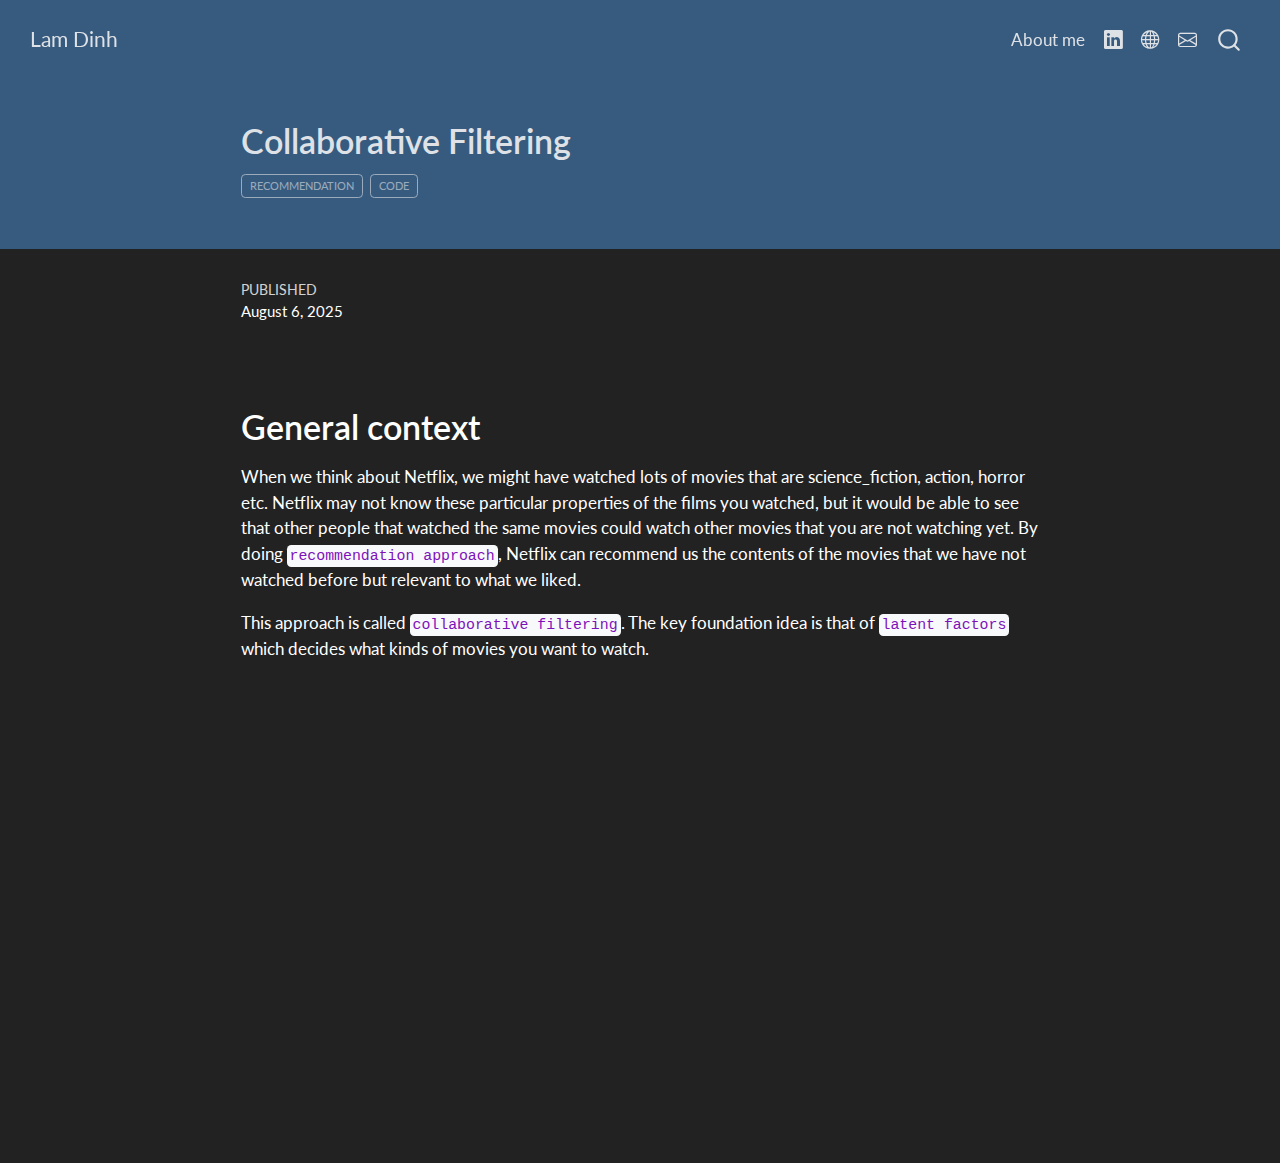
<file: posts/Collaborative Filtering/index.html>
<!DOCTYPE html>
<html xmlns="http://www.w3.org/1999/xhtml" lang="en" xml:lang="en"><head>

<meta charset="utf-8">
<meta name="generator" content="quarto-1.7.32">

<meta name="viewport" content="width=device-width, initial-scale=1.0, user-scalable=yes">

<meta name="dcterms.date" content="2025-08-06">

<title>Collaborative Filtering – Lam Dinh</title>
<style>
code{white-space: pre-wrap;}
span.smallcaps{font-variant: small-caps;}
div.columns{display: flex; gap: min(4vw, 1.5em);}
div.column{flex: auto; overflow-x: auto;}
div.hanging-indent{margin-left: 1.5em; text-indent: -1.5em;}
ul.task-list{list-style: none;}
ul.task-list li input[type="checkbox"] {
  width: 0.8em;
  margin: 0 0.8em 0.2em -1em; /* quarto-specific, see https://github.com/quarto-dev/quarto-cli/issues/4556 */ 
  vertical-align: middle;
}
</style>


<script src="../../site_libs/quarto-nav/quarto-nav.js"></script>
<script src="../../site_libs/quarto-nav/headroom.min.js"></script>
<script src="../../site_libs/clipboard/clipboard.min.js"></script>
<script src="../../site_libs/quarto-search/autocomplete.umd.js"></script>
<script src="../../site_libs/quarto-search/fuse.min.js"></script>
<script src="../../site_libs/quarto-search/quarto-search.js"></script>
<meta name="quarto:offset" content="../../">
<script src="../../site_libs/quarto-html/quarto.js" type="module"></script>
<script src="../../site_libs/quarto-html/tabsets/tabsets.js" type="module"></script>
<script src="../../site_libs/quarto-html/popper.min.js"></script>
<script src="../../site_libs/quarto-html/tippy.umd.min.js"></script>
<script src="../../site_libs/quarto-html/anchor.min.js"></script>
<link href="../../site_libs/quarto-html/tippy.css" rel="stylesheet">
<link href="../../site_libs/quarto-html/quarto-syntax-highlighting-dark-2fef5ea3f8957b3e4ecc936fc74692ca.css" rel="stylesheet" id="quarto-text-highlighting-styles">
<script src="../../site_libs/bootstrap/bootstrap.min.js"></script>
<link href="../../site_libs/bootstrap/bootstrap-icons.css" rel="stylesheet">
<link href="../../site_libs/bootstrap/bootstrap-d973624d461694bcd65544cc3659279c.min.css" rel="stylesheet" append-hash="true" id="quarto-bootstrap" data-mode="dark">
<script id="quarto-search-options" type="application/json">{
  "location": "navbar",
  "copy-button": false,
  "collapse-after": 3,
  "panel-placement": "end",
  "type": "overlay",
  "limit": 50,
  "keyboard-shortcut": [
    "f",
    "/",
    "s"
  ],
  "show-item-context": false,
  "language": {
    "search-no-results-text": "No results",
    "search-matching-documents-text": "matching documents",
    "search-copy-link-title": "Copy link to search",
    "search-hide-matches-text": "Hide additional matches",
    "search-more-match-text": "more match in this document",
    "search-more-matches-text": "more matches in this document",
    "search-clear-button-title": "Clear",
    "search-text-placeholder": "",
    "search-detached-cancel-button-title": "Cancel",
    "search-submit-button-title": "Submit",
    "search-label": "Search"
  }
}</script>


<link rel="stylesheet" href="../../styles.css">
</head>

<body class="nav-fixed fullcontent quarto-light">

<div id="quarto-search-results"></div>
  <header id="quarto-header" class="headroom fixed-top quarto-banner">
    <nav class="navbar navbar-expand-lg " data-bs-theme="dark">
      <div class="navbar-container container-fluid">
      <div class="navbar-brand-container mx-auto">
    <a class="navbar-brand" href="../../index.html">
    <span class="navbar-title">Lam Dinh</span>
    </a>
  </div>
            <div id="quarto-search" class="" title="Search"></div>
          <button class="navbar-toggler" type="button" data-bs-toggle="collapse" data-bs-target="#navbarCollapse" aria-controls="navbarCollapse" role="menu" aria-expanded="false" aria-label="Toggle navigation" onclick="if (window.quartoToggleHeadroom) { window.quartoToggleHeadroom(); }">
  <span class="navbar-toggler-icon"></span>
</button>
          <div class="collapse navbar-collapse" id="navbarCollapse">
            <ul class="navbar-nav navbar-nav-scroll ms-auto">
  <li class="nav-item">
    <a class="nav-link" href="../../about.html"> 
<span class="menu-text">About me</span></a>
  </li>  
  <li class="nav-item compact">
    <a class="nav-link" href="https://www.linkedin.com/in/lam-dinh-34a66a160/"> <i class="bi bi-linkedin" role="img">
</i> 
<span class="menu-text"></span></a>
  </li>  
  <li class="nav-item compact">
    <a class="nav-link" href="https://dnlam.github.io"> <i class="bi bi-globe" role="img">
</i> 
<span class="menu-text"></span></a>
  </li>  
  <li class="nav-item compact">
    <a class="nav-link" href="mailto:nlam.dinh@gmail.com"> <i class="bi bi-envelope" role="img">
</i> 
<span class="menu-text"></span></a>
  </li>  
</ul>
          </div> <!-- /navcollapse -->
            <div class="quarto-navbar-tools">
</div>
      </div> <!-- /container-fluid -->
    </nav>
</header>
<!-- content -->
<header id="title-block-header" class="quarto-title-block default page-columns page-full">
  <div class="quarto-title-banner page-columns page-full">
    <div class="quarto-title column-body">
      <h1 class="title">Collaborative Filtering</h1>
                                <div class="quarto-categories">
                <div class="quarto-category">recommendation</div>
                <div class="quarto-category">code</div>
              </div>
                  </div>
  </div>
    
  
  <div class="quarto-title-meta">

      
      <div>
      <div class="quarto-title-meta-heading">Published</div>
      <div class="quarto-title-meta-contents">
        <p class="date">August 6, 2025</p>
      </div>
    </div>
    
      
    </div>
    
  
  </header><div id="quarto-content" class="quarto-container page-columns page-rows-contents page-layout-article page-navbar">
<!-- sidebar -->
<!-- margin-sidebar -->
    
<!-- main -->
<main class="content quarto-banner-title-block" id="quarto-document-content">





<section id="general-context" class="level1">
<h1>General context</h1>
<p>When we think about Netflix, we might have watched lots of movies that are science_fiction, action, horror etc. Netflix may not know these particular properties of the films you watched, but it would be able to see that other people that watched the same movies could watch other movies that you are not watching yet. By doing <code>recommendation approach</code>, Netflix can recommend us the contents of the movies that we have not watched before but relevant to what we liked.</p>
<p>This approach is called <code>collaborative filtering</code>. The key foundation idea is that of <code>latent factors</code> which decides what kinds of movies you want to watch.</p>


</section>

</main> <!-- /main -->
<script id="quarto-html-after-body" type="application/javascript">
  window.document.addEventListener("DOMContentLoaded", function (event) {
    const icon = "";
    const anchorJS = new window.AnchorJS();
    anchorJS.options = {
      placement: 'right',
      icon: icon
    };
    anchorJS.add('.anchored');
    const isCodeAnnotation = (el) => {
      for (const clz of el.classList) {
        if (clz.startsWith('code-annotation-')) {                     
          return true;
        }
      }
      return false;
    }
    const onCopySuccess = function(e) {
      // button target
      const button = e.trigger;
      // don't keep focus
      button.blur();
      // flash "checked"
      button.classList.add('code-copy-button-checked');
      var currentTitle = button.getAttribute("title");
      button.setAttribute("title", "Copied!");
      let tooltip;
      if (window.bootstrap) {
        button.setAttribute("data-bs-toggle", "tooltip");
        button.setAttribute("data-bs-placement", "left");
        button.setAttribute("data-bs-title", "Copied!");
        tooltip = new bootstrap.Tooltip(button, 
          { trigger: "manual", 
            customClass: "code-copy-button-tooltip",
            offset: [0, -8]});
        tooltip.show();    
      }
      setTimeout(function() {
        if (tooltip) {
          tooltip.hide();
          button.removeAttribute("data-bs-title");
          button.removeAttribute("data-bs-toggle");
          button.removeAttribute("data-bs-placement");
        }
        button.setAttribute("title", currentTitle);
        button.classList.remove('code-copy-button-checked');
      }, 1000);
      // clear code selection
      e.clearSelection();
    }
    const getTextToCopy = function(trigger) {
        const codeEl = trigger.previousElementSibling.cloneNode(true);
        for (const childEl of codeEl.children) {
          if (isCodeAnnotation(childEl)) {
            childEl.remove();
          }
        }
        return codeEl.innerText;
    }
    const clipboard = new window.ClipboardJS('.code-copy-button:not([data-in-quarto-modal])', {
      text: getTextToCopy
    });
    clipboard.on('success', onCopySuccess);
    if (window.document.getElementById('quarto-embedded-source-code-modal')) {
      const clipboardModal = new window.ClipboardJS('.code-copy-button[data-in-quarto-modal]', {
        text: getTextToCopy,
        container: window.document.getElementById('quarto-embedded-source-code-modal')
      });
      clipboardModal.on('success', onCopySuccess);
    }
      var localhostRegex = new RegExp(/^(?:http|https):\/\/localhost\:?[0-9]*\//);
      var mailtoRegex = new RegExp(/^mailto:/);
        var filterRegex = new RegExp("https:\/\/dnlam\.github\.io\/blog\/");
      var isInternal = (href) => {
          return filterRegex.test(href) || localhostRegex.test(href) || mailtoRegex.test(href);
      }
      // Inspect non-navigation links and adorn them if external
     var links = window.document.querySelectorAll('a[href]:not(.nav-link):not(.navbar-brand):not(.toc-action):not(.sidebar-link):not(.sidebar-item-toggle):not(.pagination-link):not(.no-external):not([aria-hidden]):not(.dropdown-item):not(.quarto-navigation-tool):not(.about-link)');
      for (var i=0; i<links.length; i++) {
        const link = links[i];
        if (!isInternal(link.href)) {
          // undo the damage that might have been done by quarto-nav.js in the case of
          // links that we want to consider external
          if (link.dataset.originalHref !== undefined) {
            link.href = link.dataset.originalHref;
          }
        }
      }
    function tippyHover(el, contentFn, onTriggerFn, onUntriggerFn) {
      const config = {
        allowHTML: true,
        maxWidth: 500,
        delay: 100,
        arrow: false,
        appendTo: function(el) {
            return el.parentElement;
        },
        interactive: true,
        interactiveBorder: 10,
        theme: 'quarto',
        placement: 'bottom-start',
      };
      if (contentFn) {
        config.content = contentFn;
      }
      if (onTriggerFn) {
        config.onTrigger = onTriggerFn;
      }
      if (onUntriggerFn) {
        config.onUntrigger = onUntriggerFn;
      }
      window.tippy(el, config); 
    }
    const noterefs = window.document.querySelectorAll('a[role="doc-noteref"]');
    for (var i=0; i<noterefs.length; i++) {
      const ref = noterefs[i];
      tippyHover(ref, function() {
        // use id or data attribute instead here
        let href = ref.getAttribute('data-footnote-href') || ref.getAttribute('href');
        try { href = new URL(href).hash; } catch {}
        const id = href.replace(/^#\/?/, "");
        const note = window.document.getElementById(id);
        if (note) {
          return note.innerHTML;
        } else {
          return "";
        }
      });
    }
    const xrefs = window.document.querySelectorAll('a.quarto-xref');
    const processXRef = (id, note) => {
      // Strip column container classes
      const stripColumnClz = (el) => {
        el.classList.remove("page-full", "page-columns");
        if (el.children) {
          for (const child of el.children) {
            stripColumnClz(child);
          }
        }
      }
      stripColumnClz(note)
      if (id === null || id.startsWith('sec-')) {
        // Special case sections, only their first couple elements
        const container = document.createElement("div");
        if (note.children && note.children.length > 2) {
          container.appendChild(note.children[0].cloneNode(true));
          for (let i = 1; i < note.children.length; i++) {
            const child = note.children[i];
            if (child.tagName === "P" && child.innerText === "") {
              continue;
            } else {
              container.appendChild(child.cloneNode(true));
              break;
            }
          }
          if (window.Quarto?.typesetMath) {
            window.Quarto.typesetMath(container);
          }
          return container.innerHTML
        } else {
          if (window.Quarto?.typesetMath) {
            window.Quarto.typesetMath(note);
          }
          return note.innerHTML;
        }
      } else {
        // Remove any anchor links if they are present
        const anchorLink = note.querySelector('a.anchorjs-link');
        if (anchorLink) {
          anchorLink.remove();
        }
        if (window.Quarto?.typesetMath) {
          window.Quarto.typesetMath(note);
        }
        if (note.classList.contains("callout")) {
          return note.outerHTML;
        } else {
          return note.innerHTML;
        }
      }
    }
    for (var i=0; i<xrefs.length; i++) {
      const xref = xrefs[i];
      tippyHover(xref, undefined, function(instance) {
        instance.disable();
        let url = xref.getAttribute('href');
        let hash = undefined; 
        if (url.startsWith('#')) {
          hash = url;
        } else {
          try { hash = new URL(url).hash; } catch {}
        }
        if (hash) {
          const id = hash.replace(/^#\/?/, "");
          const note = window.document.getElementById(id);
          if (note !== null) {
            try {
              const html = processXRef(id, note.cloneNode(true));
              instance.setContent(html);
            } finally {
              instance.enable();
              instance.show();
            }
          } else {
            // See if we can fetch this
            fetch(url.split('#')[0])
            .then(res => res.text())
            .then(html => {
              const parser = new DOMParser();
              const htmlDoc = parser.parseFromString(html, "text/html");
              const note = htmlDoc.getElementById(id);
              if (note !== null) {
                const html = processXRef(id, note);
                instance.setContent(html);
              } 
            }).finally(() => {
              instance.enable();
              instance.show();
            });
          }
        } else {
          // See if we can fetch a full url (with no hash to target)
          // This is a special case and we should probably do some content thinning / targeting
          fetch(url)
          .then(res => res.text())
          .then(html => {
            const parser = new DOMParser();
            const htmlDoc = parser.parseFromString(html, "text/html");
            const note = htmlDoc.querySelector('main.content');
            if (note !== null) {
              // This should only happen for chapter cross references
              // (since there is no id in the URL)
              // remove the first header
              if (note.children.length > 0 && note.children[0].tagName === "HEADER") {
                note.children[0].remove();
              }
              const html = processXRef(null, note);
              instance.setContent(html);
            } 
          }).finally(() => {
            instance.enable();
            instance.show();
          });
        }
      }, function(instance) {
      });
    }
        let selectedAnnoteEl;
        const selectorForAnnotation = ( cell, annotation) => {
          let cellAttr = 'data-code-cell="' + cell + '"';
          let lineAttr = 'data-code-annotation="' +  annotation + '"';
          const selector = 'span[' + cellAttr + '][' + lineAttr + ']';
          return selector;
        }
        const selectCodeLines = (annoteEl) => {
          const doc = window.document;
          const targetCell = annoteEl.getAttribute("data-target-cell");
          const targetAnnotation = annoteEl.getAttribute("data-target-annotation");
          const annoteSpan = window.document.querySelector(selectorForAnnotation(targetCell, targetAnnotation));
          const lines = annoteSpan.getAttribute("data-code-lines").split(",");
          const lineIds = lines.map((line) => {
            return targetCell + "-" + line;
          })
          let top = null;
          let height = null;
          let parent = null;
          if (lineIds.length > 0) {
              //compute the position of the single el (top and bottom and make a div)
              const el = window.document.getElementById(lineIds[0]);
              top = el.offsetTop;
              height = el.offsetHeight;
              parent = el.parentElement.parentElement;
            if (lineIds.length > 1) {
              const lastEl = window.document.getElementById(lineIds[lineIds.length - 1]);
              const bottom = lastEl.offsetTop + lastEl.offsetHeight;
              height = bottom - top;
            }
            if (top !== null && height !== null && parent !== null) {
              // cook up a div (if necessary) and position it 
              let div = window.document.getElementById("code-annotation-line-highlight");
              if (div === null) {
                div = window.document.createElement("div");
                div.setAttribute("id", "code-annotation-line-highlight");
                div.style.position = 'absolute';
                parent.appendChild(div);
              }
              div.style.top = top - 2 + "px";
              div.style.height = height + 4 + "px";
              div.style.left = 0;
              let gutterDiv = window.document.getElementById("code-annotation-line-highlight-gutter");
              if (gutterDiv === null) {
                gutterDiv = window.document.createElement("div");
                gutterDiv.setAttribute("id", "code-annotation-line-highlight-gutter");
                gutterDiv.style.position = 'absolute';
                const codeCell = window.document.getElementById(targetCell);
                const gutter = codeCell.querySelector('.code-annotation-gutter');
                gutter.appendChild(gutterDiv);
              }
              gutterDiv.style.top = top - 2 + "px";
              gutterDiv.style.height = height + 4 + "px";
            }
            selectedAnnoteEl = annoteEl;
          }
        };
        const unselectCodeLines = () => {
          const elementsIds = ["code-annotation-line-highlight", "code-annotation-line-highlight-gutter"];
          elementsIds.forEach((elId) => {
            const div = window.document.getElementById(elId);
            if (div) {
              div.remove();
            }
          });
          selectedAnnoteEl = undefined;
        };
          // Handle positioning of the toggle
      window.addEventListener(
        "resize",
        throttle(() => {
          elRect = undefined;
          if (selectedAnnoteEl) {
            selectCodeLines(selectedAnnoteEl);
          }
        }, 10)
      );
      function throttle(fn, ms) {
      let throttle = false;
      let timer;
        return (...args) => {
          if(!throttle) { // first call gets through
              fn.apply(this, args);
              throttle = true;
          } else { // all the others get throttled
              if(timer) clearTimeout(timer); // cancel #2
              timer = setTimeout(() => {
                fn.apply(this, args);
                timer = throttle = false;
              }, ms);
          }
        };
      }
        // Attach click handler to the DT
        const annoteDls = window.document.querySelectorAll('dt[data-target-cell]');
        for (const annoteDlNode of annoteDls) {
          annoteDlNode.addEventListener('click', (event) => {
            const clickedEl = event.target;
            if (clickedEl !== selectedAnnoteEl) {
              unselectCodeLines();
              const activeEl = window.document.querySelector('dt[data-target-cell].code-annotation-active');
              if (activeEl) {
                activeEl.classList.remove('code-annotation-active');
              }
              selectCodeLines(clickedEl);
              clickedEl.classList.add('code-annotation-active');
            } else {
              // Unselect the line
              unselectCodeLines();
              clickedEl.classList.remove('code-annotation-active');
            }
          });
        }
    const findCites = (el) => {
      const parentEl = el.parentElement;
      if (parentEl) {
        const cites = parentEl.dataset.cites;
        if (cites) {
          return {
            el,
            cites: cites.split(' ')
          };
        } else {
          return findCites(el.parentElement)
        }
      } else {
        return undefined;
      }
    };
    var bibliorefs = window.document.querySelectorAll('a[role="doc-biblioref"]');
    for (var i=0; i<bibliorefs.length; i++) {
      const ref = bibliorefs[i];
      const citeInfo = findCites(ref);
      if (citeInfo) {
        tippyHover(citeInfo.el, function() {
          var popup = window.document.createElement('div');
          citeInfo.cites.forEach(function(cite) {
            var citeDiv = window.document.createElement('div');
            citeDiv.classList.add('hanging-indent');
            citeDiv.classList.add('csl-entry');
            var biblioDiv = window.document.getElementById('ref-' + cite);
            if (biblioDiv) {
              citeDiv.innerHTML = biblioDiv.innerHTML;
            }
            popup.appendChild(citeDiv);
          });
          return popup.innerHTML;
        });
      }
    }
  });
  </script>
</div> <!-- /content -->




</body></html>
</file>
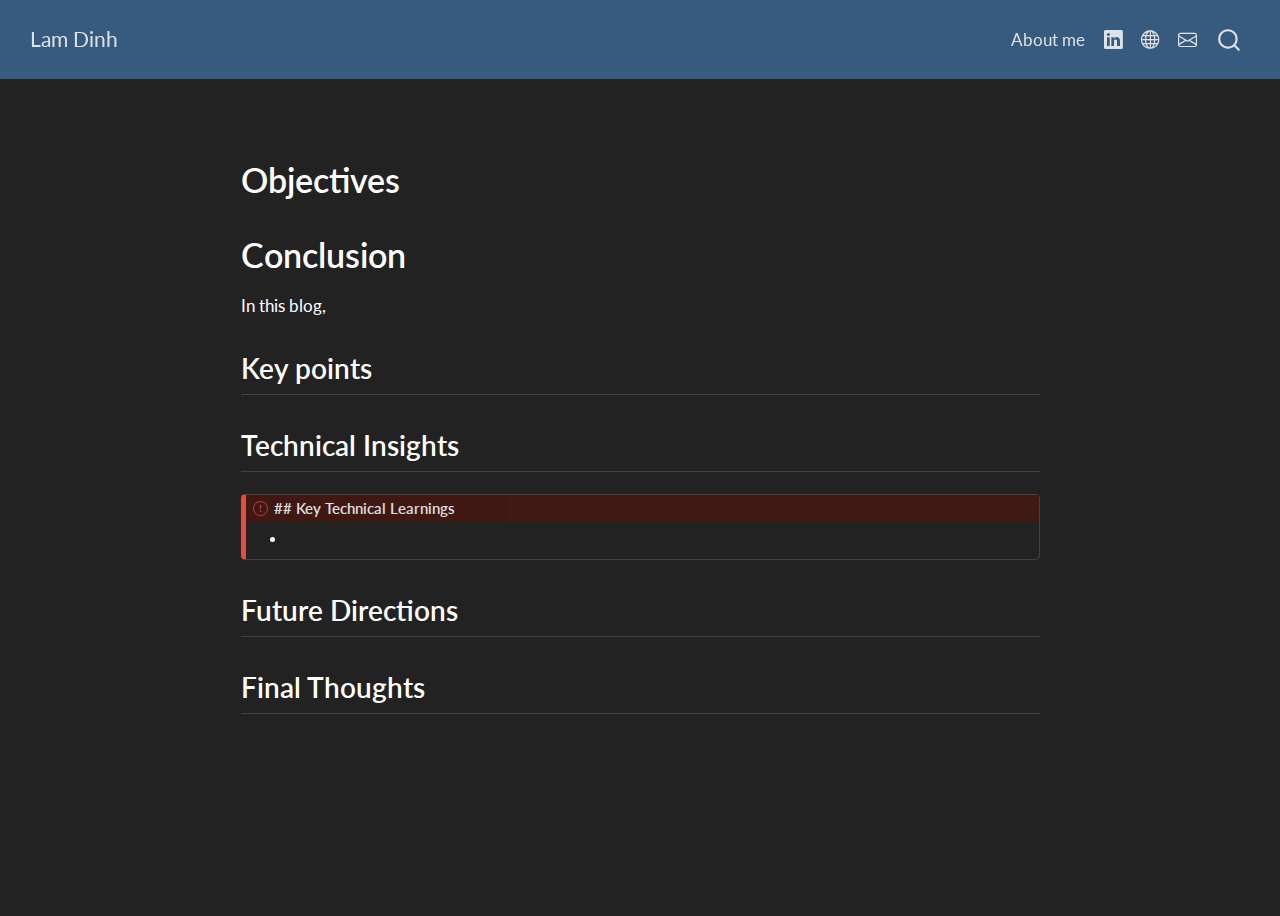
<file: posts/convolution-neural-networks/index.html>
<!DOCTYPE html>
<html xmlns="http://www.w3.org/1999/xhtml" lang="en" xml:lang="en"><head>

<meta charset="utf-8">
<meta name="generator" content="quarto-1.7.33">

<meta name="viewport" content="width=device-width, initial-scale=1.0, user-scalable=yes">


<title>index – Lam Dinh</title>
<style>
code{white-space: pre-wrap;}
span.smallcaps{font-variant: small-caps;}
div.columns{display: flex; gap: min(4vw, 1.5em);}
div.column{flex: auto; overflow-x: auto;}
div.hanging-indent{margin-left: 1.5em; text-indent: -1.5em;}
ul.task-list{list-style: none;}
ul.task-list li input[type="checkbox"] {
  width: 0.8em;
  margin: 0 0.8em 0.2em -1em; /* quarto-specific, see https://github.com/quarto-dev/quarto-cli/issues/4556 */ 
  vertical-align: middle;
}
</style>


<script src="../../site_libs/quarto-nav/quarto-nav.js"></script>
<script src="../../site_libs/quarto-nav/headroom.min.js"></script>
<script src="../../site_libs/clipboard/clipboard.min.js"></script>
<script src="../../site_libs/quarto-search/autocomplete.umd.js"></script>
<script src="../../site_libs/quarto-search/fuse.min.js"></script>
<script src="../../site_libs/quarto-search/quarto-search.js"></script>
<meta name="quarto:offset" content="../../">
<script src="../../site_libs/quarto-html/quarto.js" type="module"></script>
<script src="../../site_libs/quarto-html/tabsets/tabsets.js" type="module"></script>
<script src="../../site_libs/quarto-html/popper.min.js"></script>
<script src="../../site_libs/quarto-html/tippy.umd.min.js"></script>
<script src="../../site_libs/quarto-html/anchor.min.js"></script>
<link href="../../site_libs/quarto-html/tippy.css" rel="stylesheet">
<link href="../../site_libs/quarto-html/quarto-syntax-highlighting-dark-bc185b5c5bdbcb35c2eb49d8a876ef70.css" rel="stylesheet" id="quarto-text-highlighting-styles">
<script src="../../site_libs/bootstrap/bootstrap.min.js"></script>
<link href="../../site_libs/bootstrap/bootstrap-icons.css" rel="stylesheet">
<link href="../../site_libs/bootstrap/bootstrap-6ebe3c5a90dca8b9f7c106914dcbe581.min.css" rel="stylesheet" append-hash="true" id="quarto-bootstrap" data-mode="dark">
<script id="quarto-search-options" type="application/json">{
  "location": "navbar",
  "copy-button": false,
  "collapse-after": 3,
  "panel-placement": "end",
  "type": "overlay",
  "limit": 50,
  "keyboard-shortcut": [
    "f",
    "/",
    "s"
  ],
  "show-item-context": false,
  "language": {
    "search-no-results-text": "No results",
    "search-matching-documents-text": "matching documents",
    "search-copy-link-title": "Copy link to search",
    "search-hide-matches-text": "Hide additional matches",
    "search-more-match-text": "more match in this document",
    "search-more-matches-text": "more matches in this document",
    "search-clear-button-title": "Clear",
    "search-text-placeholder": "",
    "search-detached-cancel-button-title": "Cancel",
    "search-submit-button-title": "Submit",
    "search-label": "Search"
  }
}</script>


<link rel="stylesheet" href="../../styles.css">
</head>

<body class="nav-fixed fullcontent quarto-light">

<div id="quarto-search-results"></div>
  <header id="quarto-header" class="headroom fixed-top quarto-banner">
    <nav class="navbar navbar-expand-lg " data-bs-theme="dark">
      <div class="navbar-container container-fluid">
      <div class="navbar-brand-container mx-auto">
    <a class="navbar-brand" href="../../index.html">
    <span class="navbar-title">Lam Dinh</span>
    </a>
  </div>
            <div id="quarto-search" class="" title="Search"></div>
          <button class="navbar-toggler" type="button" data-bs-toggle="collapse" data-bs-target="#navbarCollapse" aria-controls="navbarCollapse" role="menu" aria-expanded="false" aria-label="Toggle navigation" onclick="if (window.quartoToggleHeadroom) { window.quartoToggleHeadroom(); }">
  <span class="navbar-toggler-icon"></span>
</button>
          <div class="collapse navbar-collapse" id="navbarCollapse">
            <ul class="navbar-nav navbar-nav-scroll ms-auto">
  <li class="nav-item">
    <a class="nav-link" href="../../about.html"> 
<span class="menu-text">About me</span></a>
  </li>  
  <li class="nav-item compact">
    <a class="nav-link" href="https://www.linkedin.com/in/lam-dinh-34a66a160/"> <i class="bi bi-linkedin" role="img">
</i> 
<span class="menu-text"></span></a>
  </li>  
  <li class="nav-item compact">
    <a class="nav-link" href="https://dnlam.github.io"> <i class="bi bi-globe" role="img">
</i> 
<span class="menu-text"></span></a>
  </li>  
  <li class="nav-item compact">
    <a class="nav-link" href="mailto:nlam.dinh@gmail.com"> <i class="bi bi-envelope" role="img">
</i> 
<span class="menu-text"></span></a>
  </li>  
</ul>
          </div> <!-- /navcollapse -->
            <div class="quarto-navbar-tools">
</div>
      </div> <!-- /container-fluid -->
    </nav>
</header>
<!-- content -->
<header id="title-block-header" class="quarto-title-block"></header><div id="quarto-content" class="quarto-container page-columns page-rows-contents page-layout-article page-navbar">
<!-- sidebar -->
<!-- margin-sidebar -->
    
<!-- main -->
<main class="content quarto-banner-title-block" id="quarto-document-content">




<section id="objectives" class="level1">
<h1>Objectives</h1>
</section>
<section id="conclusion" class="level1">
<h1>Conclusion</h1>
<p>In this blog,</p>
<section id="key-points" class="level2">
<h2 class="anchored" data-anchor-id="key-points">Key points</h2>
</section>
<section id="technical-insights" class="level2">
<h2 class="anchored" data-anchor-id="technical-insights">Technical Insights</h2>
<div class="callout callout-style-default callout-important callout-titled">
<div class="callout-header d-flex align-content-center">
<div class="callout-icon-container">
<i class="callout-icon"></i>
</div>
<div class="callout-title-container flex-fill">
## Key Technical Learnings
</div>
</div>
<div class="callout-body-container callout-body">
<ul>
<li></li>
</ul>
</div>
</div>
</section>
<section id="future-directions" class="level2">
<h2 class="anchored" data-anchor-id="future-directions">Future Directions</h2>
</section>
<section id="final-thoughts" class="level2">
<h2 class="anchored" data-anchor-id="final-thoughts">Final Thoughts</h2>


</section>
</section>

</main> <!-- /main -->
<script id="quarto-html-after-body" type="application/javascript">
  window.document.addEventListener("DOMContentLoaded", function (event) {
    const icon = "";
    const anchorJS = new window.AnchorJS();
    anchorJS.options = {
      placement: 'right',
      icon: icon
    };
    anchorJS.add('.anchored');
    const isCodeAnnotation = (el) => {
      for (const clz of el.classList) {
        if (clz.startsWith('code-annotation-')) {                     
          return true;
        }
      }
      return false;
    }
    const onCopySuccess = function(e) {
      // button target
      const button = e.trigger;
      // don't keep focus
      button.blur();
      // flash "checked"
      button.classList.add('code-copy-button-checked');
      var currentTitle = button.getAttribute("title");
      button.setAttribute("title", "Copied!");
      let tooltip;
      if (window.bootstrap) {
        button.setAttribute("data-bs-toggle", "tooltip");
        button.setAttribute("data-bs-placement", "left");
        button.setAttribute("data-bs-title", "Copied!");
        tooltip = new bootstrap.Tooltip(button, 
          { trigger: "manual", 
            customClass: "code-copy-button-tooltip",
            offset: [0, -8]});
        tooltip.show();    
      }
      setTimeout(function() {
        if (tooltip) {
          tooltip.hide();
          button.removeAttribute("data-bs-title");
          button.removeAttribute("data-bs-toggle");
          button.removeAttribute("data-bs-placement");
        }
        button.setAttribute("title", currentTitle);
        button.classList.remove('code-copy-button-checked');
      }, 1000);
      // clear code selection
      e.clearSelection();
    }
    const getTextToCopy = function(trigger) {
        const codeEl = trigger.previousElementSibling.cloneNode(true);
        for (const childEl of codeEl.children) {
          if (isCodeAnnotation(childEl)) {
            childEl.remove();
          }
        }
        return codeEl.innerText;
    }
    const clipboard = new window.ClipboardJS('.code-copy-button:not([data-in-quarto-modal])', {
      text: getTextToCopy
    });
    clipboard.on('success', onCopySuccess);
    if (window.document.getElementById('quarto-embedded-source-code-modal')) {
      const clipboardModal = new window.ClipboardJS('.code-copy-button[data-in-quarto-modal]', {
        text: getTextToCopy,
        container: window.document.getElementById('quarto-embedded-source-code-modal')
      });
      clipboardModal.on('success', onCopySuccess);
    }
      var localhostRegex = new RegExp(/^(?:http|https):\/\/localhost\:?[0-9]*\//);
      var mailtoRegex = new RegExp(/^mailto:/);
        var filterRegex = new RegExp("https:\/\/dnlam\.github\.io\/blog\/");
      var isInternal = (href) => {
          return filterRegex.test(href) || localhostRegex.test(href) || mailtoRegex.test(href);
      }
      // Inspect non-navigation links and adorn them if external
     var links = window.document.querySelectorAll('a[href]:not(.nav-link):not(.navbar-brand):not(.toc-action):not(.sidebar-link):not(.sidebar-item-toggle):not(.pagination-link):not(.no-external):not([aria-hidden]):not(.dropdown-item):not(.quarto-navigation-tool):not(.about-link)');
      for (var i=0; i<links.length; i++) {
        const link = links[i];
        if (!isInternal(link.href)) {
          // undo the damage that might have been done by quarto-nav.js in the case of
          // links that we want to consider external
          if (link.dataset.originalHref !== undefined) {
            link.href = link.dataset.originalHref;
          }
        }
      }
    function tippyHover(el, contentFn, onTriggerFn, onUntriggerFn) {
      const config = {
        allowHTML: true,
        maxWidth: 500,
        delay: 100,
        arrow: false,
        appendTo: function(el) {
            return el.parentElement;
        },
        interactive: true,
        interactiveBorder: 10,
        theme: 'quarto',
        placement: 'bottom-start',
      };
      if (contentFn) {
        config.content = contentFn;
      }
      if (onTriggerFn) {
        config.onTrigger = onTriggerFn;
      }
      if (onUntriggerFn) {
        config.onUntrigger = onUntriggerFn;
      }
      window.tippy(el, config); 
    }
    const noterefs = window.document.querySelectorAll('a[role="doc-noteref"]');
    for (var i=0; i<noterefs.length; i++) {
      const ref = noterefs[i];
      tippyHover(ref, function() {
        // use id or data attribute instead here
        let href = ref.getAttribute('data-footnote-href') || ref.getAttribute('href');
        try { href = new URL(href).hash; } catch {}
        const id = href.replace(/^#\/?/, "");
        const note = window.document.getElementById(id);
        if (note) {
          return note.innerHTML;
        } else {
          return "";
        }
      });
    }
    const xrefs = window.document.querySelectorAll('a.quarto-xref');
    const processXRef = (id, note) => {
      // Strip column container classes
      const stripColumnClz = (el) => {
        el.classList.remove("page-full", "page-columns");
        if (el.children) {
          for (const child of el.children) {
            stripColumnClz(child);
          }
        }
      }
      stripColumnClz(note)
      if (id === null || id.startsWith('sec-')) {
        // Special case sections, only their first couple elements
        const container = document.createElement("div");
        if (note.children && note.children.length > 2) {
          container.appendChild(note.children[0].cloneNode(true));
          for (let i = 1; i < note.children.length; i++) {
            const child = note.children[i];
            if (child.tagName === "P" && child.innerText === "") {
              continue;
            } else {
              container.appendChild(child.cloneNode(true));
              break;
            }
          }
          if (window.Quarto?.typesetMath) {
            window.Quarto.typesetMath(container);
          }
          return container.innerHTML
        } else {
          if (window.Quarto?.typesetMath) {
            window.Quarto.typesetMath(note);
          }
          return note.innerHTML;
        }
      } else {
        // Remove any anchor links if they are present
        const anchorLink = note.querySelector('a.anchorjs-link');
        if (anchorLink) {
          anchorLink.remove();
        }
        if (window.Quarto?.typesetMath) {
          window.Quarto.typesetMath(note);
        }
        if (note.classList.contains("callout")) {
          return note.outerHTML;
        } else {
          return note.innerHTML;
        }
      }
    }
    for (var i=0; i<xrefs.length; i++) {
      const xref = xrefs[i];
      tippyHover(xref, undefined, function(instance) {
        instance.disable();
        let url = xref.getAttribute('href');
        let hash = undefined; 
        if (url.startsWith('#')) {
          hash = url;
        } else {
          try { hash = new URL(url).hash; } catch {}
        }
        if (hash) {
          const id = hash.replace(/^#\/?/, "");
          const note = window.document.getElementById(id);
          if (note !== null) {
            try {
              const html = processXRef(id, note.cloneNode(true));
              instance.setContent(html);
            } finally {
              instance.enable();
              instance.show();
            }
          } else {
            // See if we can fetch this
            fetch(url.split('#')[0])
            .then(res => res.text())
            .then(html => {
              const parser = new DOMParser();
              const htmlDoc = parser.parseFromString(html, "text/html");
              const note = htmlDoc.getElementById(id);
              if (note !== null) {
                const html = processXRef(id, note);
                instance.setContent(html);
              } 
            }).finally(() => {
              instance.enable();
              instance.show();
            });
          }
        } else {
          // See if we can fetch a full url (with no hash to target)
          // This is a special case and we should probably do some content thinning / targeting
          fetch(url)
          .then(res => res.text())
          .then(html => {
            const parser = new DOMParser();
            const htmlDoc = parser.parseFromString(html, "text/html");
            const note = htmlDoc.querySelector('main.content');
            if (note !== null) {
              // This should only happen for chapter cross references
              // (since there is no id in the URL)
              // remove the first header
              if (note.children.length > 0 && note.children[0].tagName === "HEADER") {
                note.children[0].remove();
              }
              const html = processXRef(null, note);
              instance.setContent(html);
            } 
          }).finally(() => {
            instance.enable();
            instance.show();
          });
        }
      }, function(instance) {
      });
    }
        let selectedAnnoteEl;
        const selectorForAnnotation = ( cell, annotation) => {
          let cellAttr = 'data-code-cell="' + cell + '"';
          let lineAttr = 'data-code-annotation="' +  annotation + '"';
          const selector = 'span[' + cellAttr + '][' + lineAttr + ']';
          return selector;
        }
        const selectCodeLines = (annoteEl) => {
          const doc = window.document;
          const targetCell = annoteEl.getAttribute("data-target-cell");
          const targetAnnotation = annoteEl.getAttribute("data-target-annotation");
          const annoteSpan = window.document.querySelector(selectorForAnnotation(targetCell, targetAnnotation));
          const lines = annoteSpan.getAttribute("data-code-lines").split(",");
          const lineIds = lines.map((line) => {
            return targetCell + "-" + line;
          })
          let top = null;
          let height = null;
          let parent = null;
          if (lineIds.length > 0) {
              //compute the position of the single el (top and bottom and make a div)
              const el = window.document.getElementById(lineIds[0]);
              top = el.offsetTop;
              height = el.offsetHeight;
              parent = el.parentElement.parentElement;
            if (lineIds.length > 1) {
              const lastEl = window.document.getElementById(lineIds[lineIds.length - 1]);
              const bottom = lastEl.offsetTop + lastEl.offsetHeight;
              height = bottom - top;
            }
            if (top !== null && height !== null && parent !== null) {
              // cook up a div (if necessary) and position it 
              let div = window.document.getElementById("code-annotation-line-highlight");
              if (div === null) {
                div = window.document.createElement("div");
                div.setAttribute("id", "code-annotation-line-highlight");
                div.style.position = 'absolute';
                parent.appendChild(div);
              }
              div.style.top = top - 2 + "px";
              div.style.height = height + 4 + "px";
              div.style.left = 0;
              let gutterDiv = window.document.getElementById("code-annotation-line-highlight-gutter");
              if (gutterDiv === null) {
                gutterDiv = window.document.createElement("div");
                gutterDiv.setAttribute("id", "code-annotation-line-highlight-gutter");
                gutterDiv.style.position = 'absolute';
                const codeCell = window.document.getElementById(targetCell);
                const gutter = codeCell.querySelector('.code-annotation-gutter');
                gutter.appendChild(gutterDiv);
              }
              gutterDiv.style.top = top - 2 + "px";
              gutterDiv.style.height = height + 4 + "px";
            }
            selectedAnnoteEl = annoteEl;
          }
        };
        const unselectCodeLines = () => {
          const elementsIds = ["code-annotation-line-highlight", "code-annotation-line-highlight-gutter"];
          elementsIds.forEach((elId) => {
            const div = window.document.getElementById(elId);
            if (div) {
              div.remove();
            }
          });
          selectedAnnoteEl = undefined;
        };
          // Handle positioning of the toggle
      window.addEventListener(
        "resize",
        throttle(() => {
          elRect = undefined;
          if (selectedAnnoteEl) {
            selectCodeLines(selectedAnnoteEl);
          }
        }, 10)
      );
      function throttle(fn, ms) {
      let throttle = false;
      let timer;
        return (...args) => {
          if(!throttle) { // first call gets through
              fn.apply(this, args);
              throttle = true;
          } else { // all the others get throttled
              if(timer) clearTimeout(timer); // cancel #2
              timer = setTimeout(() => {
                fn.apply(this, args);
                timer = throttle = false;
              }, ms);
          }
        };
      }
        // Attach click handler to the DT
        const annoteDls = window.document.querySelectorAll('dt[data-target-cell]');
        for (const annoteDlNode of annoteDls) {
          annoteDlNode.addEventListener('click', (event) => {
            const clickedEl = event.target;
            if (clickedEl !== selectedAnnoteEl) {
              unselectCodeLines();
              const activeEl = window.document.querySelector('dt[data-target-cell].code-annotation-active');
              if (activeEl) {
                activeEl.classList.remove('code-annotation-active');
              }
              selectCodeLines(clickedEl);
              clickedEl.classList.add('code-annotation-active');
            } else {
              // Unselect the line
              unselectCodeLines();
              clickedEl.classList.remove('code-annotation-active');
            }
          });
        }
    const findCites = (el) => {
      const parentEl = el.parentElement;
      if (parentEl) {
        const cites = parentEl.dataset.cites;
        if (cites) {
          return {
            el,
            cites: cites.split(' ')
          };
        } else {
          return findCites(el.parentElement)
        }
      } else {
        return undefined;
      }
    };
    var bibliorefs = window.document.querySelectorAll('a[role="doc-biblioref"]');
    for (var i=0; i<bibliorefs.length; i++) {
      const ref = bibliorefs[i];
      const citeInfo = findCites(ref);
      if (citeInfo) {
        tippyHover(citeInfo.el, function() {
          var popup = window.document.createElement('div');
          citeInfo.cites.forEach(function(cite) {
            var citeDiv = window.document.createElement('div');
            citeDiv.classList.add('hanging-indent');
            citeDiv.classList.add('csl-entry');
            var biblioDiv = window.document.getElementById('ref-' + cite);
            if (biblioDiv) {
              citeDiv.innerHTML = biblioDiv.innerHTML;
            }
            popup.appendChild(citeDiv);
          });
          return popup.innerHTML;
        });
      }
    }
  });
  </script>
</div> <!-- /content -->




</body></html>
</file>
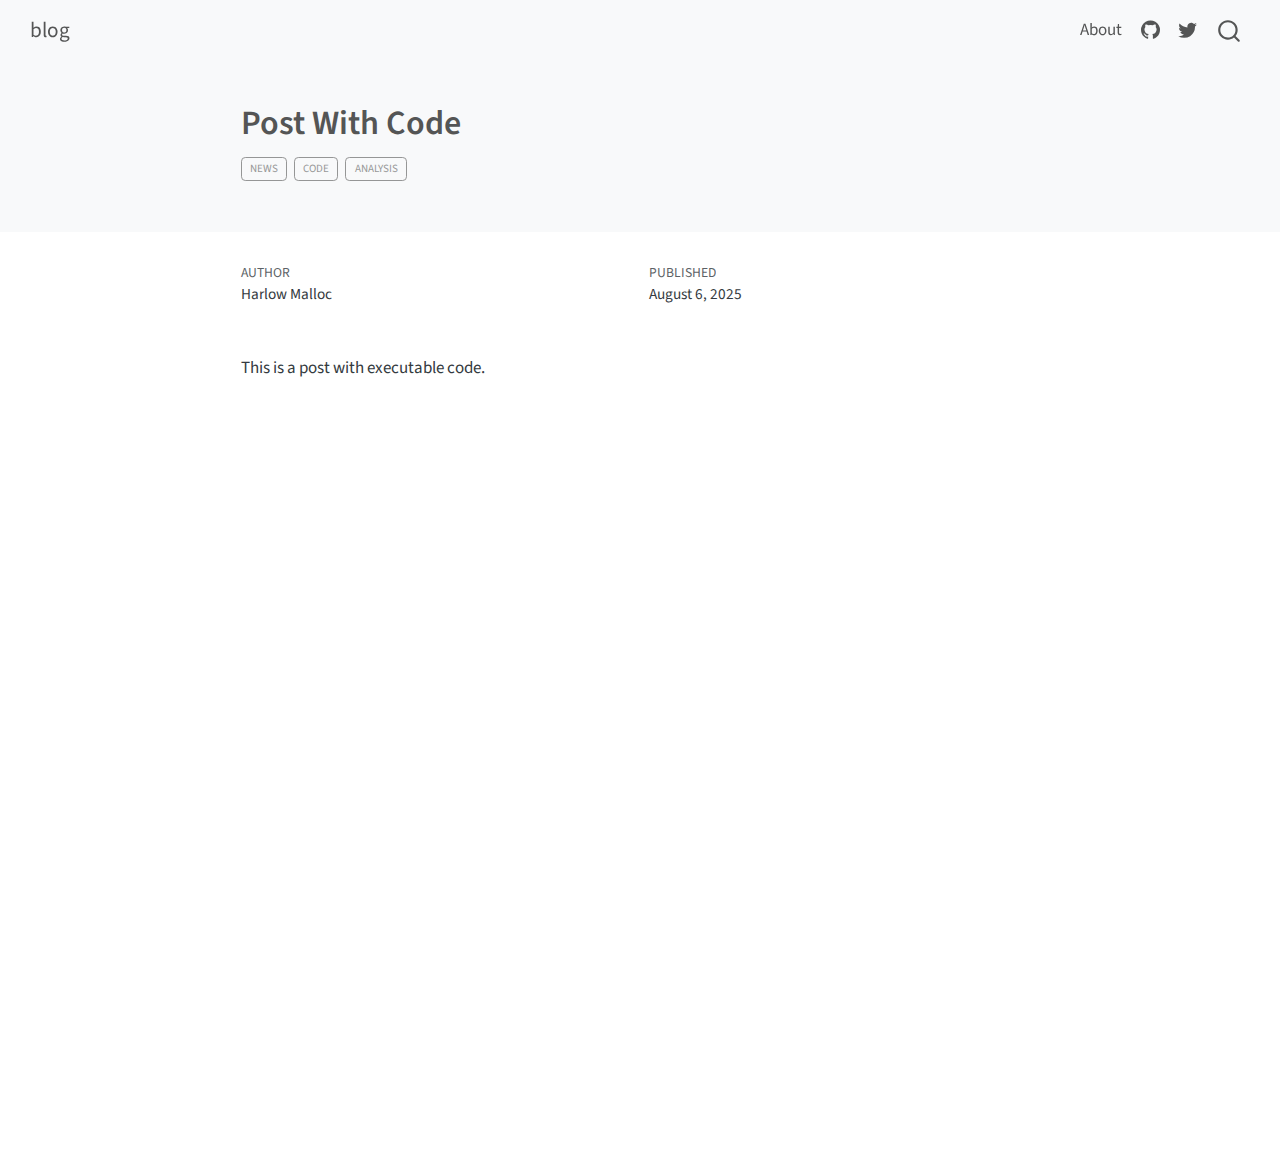
<file: posts/post-with-code/index.html>
<!DOCTYPE html>
<html xmlns="http://www.w3.org/1999/xhtml" lang="en" xml:lang="en"><head>

<meta charset="utf-8">
<meta name="generator" content="quarto-1.7.32">

<meta name="viewport" content="width=device-width, initial-scale=1.0, user-scalable=yes">

<meta name="author" content="Harlow Malloc">
<meta name="dcterms.date" content="2025-08-06">

<title>Post With Code – blog</title>
<style>
code{white-space: pre-wrap;}
span.smallcaps{font-variant: small-caps;}
div.columns{display: flex; gap: min(4vw, 1.5em);}
div.column{flex: auto; overflow-x: auto;}
div.hanging-indent{margin-left: 1.5em; text-indent: -1.5em;}
ul.task-list{list-style: none;}
ul.task-list li input[type="checkbox"] {
  width: 0.8em;
  margin: 0 0.8em 0.2em -1em; /* quarto-specific, see https://github.com/quarto-dev/quarto-cli/issues/4556 */ 
  vertical-align: middle;
}
</style>


<script src="../../site_libs/quarto-nav/quarto-nav.js"></script>
<script src="../../site_libs/quarto-nav/headroom.min.js"></script>
<script src="../../site_libs/clipboard/clipboard.min.js"></script>
<script src="../../site_libs/quarto-search/autocomplete.umd.js"></script>
<script src="../../site_libs/quarto-search/fuse.min.js"></script>
<script src="../../site_libs/quarto-search/quarto-search.js"></script>
<meta name="quarto:offset" content="../../">
<script src="../../site_libs/quarto-html/quarto.js" type="module"></script>
<script src="../../site_libs/quarto-html/tabsets/tabsets.js" type="module"></script>
<script src="../../site_libs/quarto-html/popper.min.js"></script>
<script src="../../site_libs/quarto-html/tippy.umd.min.js"></script>
<script src="../../site_libs/quarto-html/anchor.min.js"></script>
<link href="../../site_libs/quarto-html/tippy.css" rel="stylesheet">
<link href="../../site_libs/quarto-html/quarto-syntax-highlighting-37eea08aefeeee20ff55810ff984fec1.css" rel="stylesheet" id="quarto-text-highlighting-styles">
<script src="../../site_libs/bootstrap/bootstrap.min.js"></script>
<link href="../../site_libs/bootstrap/bootstrap-icons.css" rel="stylesheet">
<link href="../../site_libs/bootstrap/bootstrap-60e9869d79eadd47372ed1fe3ed6e672.min.css" rel="stylesheet" append-hash="true" id="quarto-bootstrap" data-mode="light">
<script id="quarto-search-options" type="application/json">{
  "location": "navbar",
  "copy-button": false,
  "collapse-after": 3,
  "panel-placement": "end",
  "type": "overlay",
  "limit": 50,
  "keyboard-shortcut": [
    "f",
    "/",
    "s"
  ],
  "show-item-context": false,
  "language": {
    "search-no-results-text": "No results",
    "search-matching-documents-text": "matching documents",
    "search-copy-link-title": "Copy link to search",
    "search-hide-matches-text": "Hide additional matches",
    "search-more-match-text": "more match in this document",
    "search-more-matches-text": "more matches in this document",
    "search-clear-button-title": "Clear",
    "search-text-placeholder": "",
    "search-detached-cancel-button-title": "Cancel",
    "search-submit-button-title": "Submit",
    "search-label": "Search"
  }
}</script>


<link rel="stylesheet" href="../../styles.css">
</head>

<body class="nav-fixed fullcontent quarto-light">

<div id="quarto-search-results"></div>
  <header id="quarto-header" class="headroom fixed-top quarto-banner">
    <nav class="navbar navbar-expand-lg " data-bs-theme="dark">
      <div class="navbar-container container-fluid">
      <div class="navbar-brand-container mx-auto">
    <a class="navbar-brand" href="../../index.html">
    <span class="navbar-title">blog</span>
    </a>
  </div>
            <div id="quarto-search" class="" title="Search"></div>
          <button class="navbar-toggler" type="button" data-bs-toggle="collapse" data-bs-target="#navbarCollapse" aria-controls="navbarCollapse" role="menu" aria-expanded="false" aria-label="Toggle navigation" onclick="if (window.quartoToggleHeadroom) { window.quartoToggleHeadroom(); }">
  <span class="navbar-toggler-icon"></span>
</button>
          <div class="collapse navbar-collapse" id="navbarCollapse">
            <ul class="navbar-nav navbar-nav-scroll ms-auto">
  <li class="nav-item">
    <a class="nav-link" href="../../about.html"> 
<span class="menu-text">About</span></a>
  </li>  
  <li class="nav-item compact">
    <a class="nav-link" href="https://github.com/"> <i class="bi bi-github" role="img">
</i> 
<span class="menu-text"></span></a>
  </li>  
  <li class="nav-item compact">
    <a class="nav-link" href="https://twitter.com"> <i class="bi bi-twitter" role="img">
</i> 
<span class="menu-text"></span></a>
  </li>  
</ul>
          </div> <!-- /navcollapse -->
            <div class="quarto-navbar-tools">
</div>
      </div> <!-- /container-fluid -->
    </nav>
</header>
<!-- content -->
<header id="title-block-header" class="quarto-title-block default page-columns page-full">
  <div class="quarto-title-banner page-columns page-full">
    <div class="quarto-title column-body">
      <h1 class="title">Post With Code</h1>
                                <div class="quarto-categories">
                <div class="quarto-category">news</div>
                <div class="quarto-category">code</div>
                <div class="quarto-category">analysis</div>
              </div>
                  </div>
  </div>
    
  
  <div class="quarto-title-meta">

      <div>
      <div class="quarto-title-meta-heading">Author</div>
      <div class="quarto-title-meta-contents">
               <p>Harlow Malloc </p>
            </div>
    </div>
      
      <div>
      <div class="quarto-title-meta-heading">Published</div>
      <div class="quarto-title-meta-contents">
        <p class="date">August 6, 2025</p>
      </div>
    </div>
    
      
    </div>
    
  
  </header><div id="quarto-content" class="quarto-container page-columns page-rows-contents page-layout-article page-navbar">
<!-- sidebar -->
<!-- margin-sidebar -->
    
<!-- main -->
<main class="content quarto-banner-title-block" id="quarto-document-content">





<p>This is a post with executable code.</p>



</main> <!-- /main -->
<script id="quarto-html-after-body" type="application/javascript">
  window.document.addEventListener("DOMContentLoaded", function (event) {
    const icon = "";
    const anchorJS = new window.AnchorJS();
    anchorJS.options = {
      placement: 'right',
      icon: icon
    };
    anchorJS.add('.anchored');
    const isCodeAnnotation = (el) => {
      for (const clz of el.classList) {
        if (clz.startsWith('code-annotation-')) {                     
          return true;
        }
      }
      return false;
    }
    const onCopySuccess = function(e) {
      // button target
      const button = e.trigger;
      // don't keep focus
      button.blur();
      // flash "checked"
      button.classList.add('code-copy-button-checked');
      var currentTitle = button.getAttribute("title");
      button.setAttribute("title", "Copied!");
      let tooltip;
      if (window.bootstrap) {
        button.setAttribute("data-bs-toggle", "tooltip");
        button.setAttribute("data-bs-placement", "left");
        button.setAttribute("data-bs-title", "Copied!");
        tooltip = new bootstrap.Tooltip(button, 
          { trigger: "manual", 
            customClass: "code-copy-button-tooltip",
            offset: [0, -8]});
        tooltip.show();    
      }
      setTimeout(function() {
        if (tooltip) {
          tooltip.hide();
          button.removeAttribute("data-bs-title");
          button.removeAttribute("data-bs-toggle");
          button.removeAttribute("data-bs-placement");
        }
        button.setAttribute("title", currentTitle);
        button.classList.remove('code-copy-button-checked');
      }, 1000);
      // clear code selection
      e.clearSelection();
    }
    const getTextToCopy = function(trigger) {
        const codeEl = trigger.previousElementSibling.cloneNode(true);
        for (const childEl of codeEl.children) {
          if (isCodeAnnotation(childEl)) {
            childEl.remove();
          }
        }
        return codeEl.innerText;
    }
    const clipboard = new window.ClipboardJS('.code-copy-button:not([data-in-quarto-modal])', {
      text: getTextToCopy
    });
    clipboard.on('success', onCopySuccess);
    if (window.document.getElementById('quarto-embedded-source-code-modal')) {
      const clipboardModal = new window.ClipboardJS('.code-copy-button[data-in-quarto-modal]', {
        text: getTextToCopy,
        container: window.document.getElementById('quarto-embedded-source-code-modal')
      });
      clipboardModal.on('success', onCopySuccess);
    }
      var localhostRegex = new RegExp(/^(?:http|https):\/\/localhost\:?[0-9]*\//);
      var mailtoRegex = new RegExp(/^mailto:/);
        var filterRegex = new RegExp("https:\/\/dnlam\.github\.io\/blog\/");
      var isInternal = (href) => {
          return filterRegex.test(href) || localhostRegex.test(href) || mailtoRegex.test(href);
      }
      // Inspect non-navigation links and adorn them if external
     var links = window.document.querySelectorAll('a[href]:not(.nav-link):not(.navbar-brand):not(.toc-action):not(.sidebar-link):not(.sidebar-item-toggle):not(.pagination-link):not(.no-external):not([aria-hidden]):not(.dropdown-item):not(.quarto-navigation-tool):not(.about-link)');
      for (var i=0; i<links.length; i++) {
        const link = links[i];
        if (!isInternal(link.href)) {
          // undo the damage that might have been done by quarto-nav.js in the case of
          // links that we want to consider external
          if (link.dataset.originalHref !== undefined) {
            link.href = link.dataset.originalHref;
          }
        }
      }
    function tippyHover(el, contentFn, onTriggerFn, onUntriggerFn) {
      const config = {
        allowHTML: true,
        maxWidth: 500,
        delay: 100,
        arrow: false,
        appendTo: function(el) {
            return el.parentElement;
        },
        interactive: true,
        interactiveBorder: 10,
        theme: 'quarto',
        placement: 'bottom-start',
      };
      if (contentFn) {
        config.content = contentFn;
      }
      if (onTriggerFn) {
        config.onTrigger = onTriggerFn;
      }
      if (onUntriggerFn) {
        config.onUntrigger = onUntriggerFn;
      }
      window.tippy(el, config); 
    }
    const noterefs = window.document.querySelectorAll('a[role="doc-noteref"]');
    for (var i=0; i<noterefs.length; i++) {
      const ref = noterefs[i];
      tippyHover(ref, function() {
        // use id or data attribute instead here
        let href = ref.getAttribute('data-footnote-href') || ref.getAttribute('href');
        try { href = new URL(href).hash; } catch {}
        const id = href.replace(/^#\/?/, "");
        const note = window.document.getElementById(id);
        if (note) {
          return note.innerHTML;
        } else {
          return "";
        }
      });
    }
    const xrefs = window.document.querySelectorAll('a.quarto-xref');
    const processXRef = (id, note) => {
      // Strip column container classes
      const stripColumnClz = (el) => {
        el.classList.remove("page-full", "page-columns");
        if (el.children) {
          for (const child of el.children) {
            stripColumnClz(child);
          }
        }
      }
      stripColumnClz(note)
      if (id === null || id.startsWith('sec-')) {
        // Special case sections, only their first couple elements
        const container = document.createElement("div");
        if (note.children && note.children.length > 2) {
          container.appendChild(note.children[0].cloneNode(true));
          for (let i = 1; i < note.children.length; i++) {
            const child = note.children[i];
            if (child.tagName === "P" && child.innerText === "") {
              continue;
            } else {
              container.appendChild(child.cloneNode(true));
              break;
            }
          }
          if (window.Quarto?.typesetMath) {
            window.Quarto.typesetMath(container);
          }
          return container.innerHTML
        } else {
          if (window.Quarto?.typesetMath) {
            window.Quarto.typesetMath(note);
          }
          return note.innerHTML;
        }
      } else {
        // Remove any anchor links if they are present
        const anchorLink = note.querySelector('a.anchorjs-link');
        if (anchorLink) {
          anchorLink.remove();
        }
        if (window.Quarto?.typesetMath) {
          window.Quarto.typesetMath(note);
        }
        if (note.classList.contains("callout")) {
          return note.outerHTML;
        } else {
          return note.innerHTML;
        }
      }
    }
    for (var i=0; i<xrefs.length; i++) {
      const xref = xrefs[i];
      tippyHover(xref, undefined, function(instance) {
        instance.disable();
        let url = xref.getAttribute('href');
        let hash = undefined; 
        if (url.startsWith('#')) {
          hash = url;
        } else {
          try { hash = new URL(url).hash; } catch {}
        }
        if (hash) {
          const id = hash.replace(/^#\/?/, "");
          const note = window.document.getElementById(id);
          if (note !== null) {
            try {
              const html = processXRef(id, note.cloneNode(true));
              instance.setContent(html);
            } finally {
              instance.enable();
              instance.show();
            }
          } else {
            // See if we can fetch this
            fetch(url.split('#')[0])
            .then(res => res.text())
            .then(html => {
              const parser = new DOMParser();
              const htmlDoc = parser.parseFromString(html, "text/html");
              const note = htmlDoc.getElementById(id);
              if (note !== null) {
                const html = processXRef(id, note);
                instance.setContent(html);
              } 
            }).finally(() => {
              instance.enable();
              instance.show();
            });
          }
        } else {
          // See if we can fetch a full url (with no hash to target)
          // This is a special case and we should probably do some content thinning / targeting
          fetch(url)
          .then(res => res.text())
          .then(html => {
            const parser = new DOMParser();
            const htmlDoc = parser.parseFromString(html, "text/html");
            const note = htmlDoc.querySelector('main.content');
            if (note !== null) {
              // This should only happen for chapter cross references
              // (since there is no id in the URL)
              // remove the first header
              if (note.children.length > 0 && note.children[0].tagName === "HEADER") {
                note.children[0].remove();
              }
              const html = processXRef(null, note);
              instance.setContent(html);
            } 
          }).finally(() => {
            instance.enable();
            instance.show();
          });
        }
      }, function(instance) {
      });
    }
        let selectedAnnoteEl;
        const selectorForAnnotation = ( cell, annotation) => {
          let cellAttr = 'data-code-cell="' + cell + '"';
          let lineAttr = 'data-code-annotation="' +  annotation + '"';
          const selector = 'span[' + cellAttr + '][' + lineAttr + ']';
          return selector;
        }
        const selectCodeLines = (annoteEl) => {
          const doc = window.document;
          const targetCell = annoteEl.getAttribute("data-target-cell");
          const targetAnnotation = annoteEl.getAttribute("data-target-annotation");
          const annoteSpan = window.document.querySelector(selectorForAnnotation(targetCell, targetAnnotation));
          const lines = annoteSpan.getAttribute("data-code-lines").split(",");
          const lineIds = lines.map((line) => {
            return targetCell + "-" + line;
          })
          let top = null;
          let height = null;
          let parent = null;
          if (lineIds.length > 0) {
              //compute the position of the single el (top and bottom and make a div)
              const el = window.document.getElementById(lineIds[0]);
              top = el.offsetTop;
              height = el.offsetHeight;
              parent = el.parentElement.parentElement;
            if (lineIds.length > 1) {
              const lastEl = window.document.getElementById(lineIds[lineIds.length - 1]);
              const bottom = lastEl.offsetTop + lastEl.offsetHeight;
              height = bottom - top;
            }
            if (top !== null && height !== null && parent !== null) {
              // cook up a div (if necessary) and position it 
              let div = window.document.getElementById("code-annotation-line-highlight");
              if (div === null) {
                div = window.document.createElement("div");
                div.setAttribute("id", "code-annotation-line-highlight");
                div.style.position = 'absolute';
                parent.appendChild(div);
              }
              div.style.top = top - 2 + "px";
              div.style.height = height + 4 + "px";
              div.style.left = 0;
              let gutterDiv = window.document.getElementById("code-annotation-line-highlight-gutter");
              if (gutterDiv === null) {
                gutterDiv = window.document.createElement("div");
                gutterDiv.setAttribute("id", "code-annotation-line-highlight-gutter");
                gutterDiv.style.position = 'absolute';
                const codeCell = window.document.getElementById(targetCell);
                const gutter = codeCell.querySelector('.code-annotation-gutter');
                gutter.appendChild(gutterDiv);
              }
              gutterDiv.style.top = top - 2 + "px";
              gutterDiv.style.height = height + 4 + "px";
            }
            selectedAnnoteEl = annoteEl;
          }
        };
        const unselectCodeLines = () => {
          const elementsIds = ["code-annotation-line-highlight", "code-annotation-line-highlight-gutter"];
          elementsIds.forEach((elId) => {
            const div = window.document.getElementById(elId);
            if (div) {
              div.remove();
            }
          });
          selectedAnnoteEl = undefined;
        };
          // Handle positioning of the toggle
      window.addEventListener(
        "resize",
        throttle(() => {
          elRect = undefined;
          if (selectedAnnoteEl) {
            selectCodeLines(selectedAnnoteEl);
          }
        }, 10)
      );
      function throttle(fn, ms) {
      let throttle = false;
      let timer;
        return (...args) => {
          if(!throttle) { // first call gets through
              fn.apply(this, args);
              throttle = true;
          } else { // all the others get throttled
              if(timer) clearTimeout(timer); // cancel #2
              timer = setTimeout(() => {
                fn.apply(this, args);
                timer = throttle = false;
              }, ms);
          }
        };
      }
        // Attach click handler to the DT
        const annoteDls = window.document.querySelectorAll('dt[data-target-cell]');
        for (const annoteDlNode of annoteDls) {
          annoteDlNode.addEventListener('click', (event) => {
            const clickedEl = event.target;
            if (clickedEl !== selectedAnnoteEl) {
              unselectCodeLines();
              const activeEl = window.document.querySelector('dt[data-target-cell].code-annotation-active');
              if (activeEl) {
                activeEl.classList.remove('code-annotation-active');
              }
              selectCodeLines(clickedEl);
              clickedEl.classList.add('code-annotation-active');
            } else {
              // Unselect the line
              unselectCodeLines();
              clickedEl.classList.remove('code-annotation-active');
            }
          });
        }
    const findCites = (el) => {
      const parentEl = el.parentElement;
      if (parentEl) {
        const cites = parentEl.dataset.cites;
        if (cites) {
          return {
            el,
            cites: cites.split(' ')
          };
        } else {
          return findCites(el.parentElement)
        }
      } else {
        return undefined;
      }
    };
    var bibliorefs = window.document.querySelectorAll('a[role="doc-biblioref"]');
    for (var i=0; i<bibliorefs.length; i++) {
      const ref = bibliorefs[i];
      const citeInfo = findCites(ref);
      if (citeInfo) {
        tippyHover(citeInfo.el, function() {
          var popup = window.document.createElement('div');
          citeInfo.cites.forEach(function(cite) {
            var citeDiv = window.document.createElement('div');
            citeDiv.classList.add('hanging-indent');
            citeDiv.classList.add('csl-entry');
            var biblioDiv = window.document.getElementById('ref-' + cite);
            if (biblioDiv) {
              citeDiv.innerHTML = biblioDiv.innerHTML;
            }
            popup.appendChild(citeDiv);
          });
          return popup.innerHTML;
        });
      }
    }
  });
  </script>
</div> <!-- /content -->




</body></html>
</file>
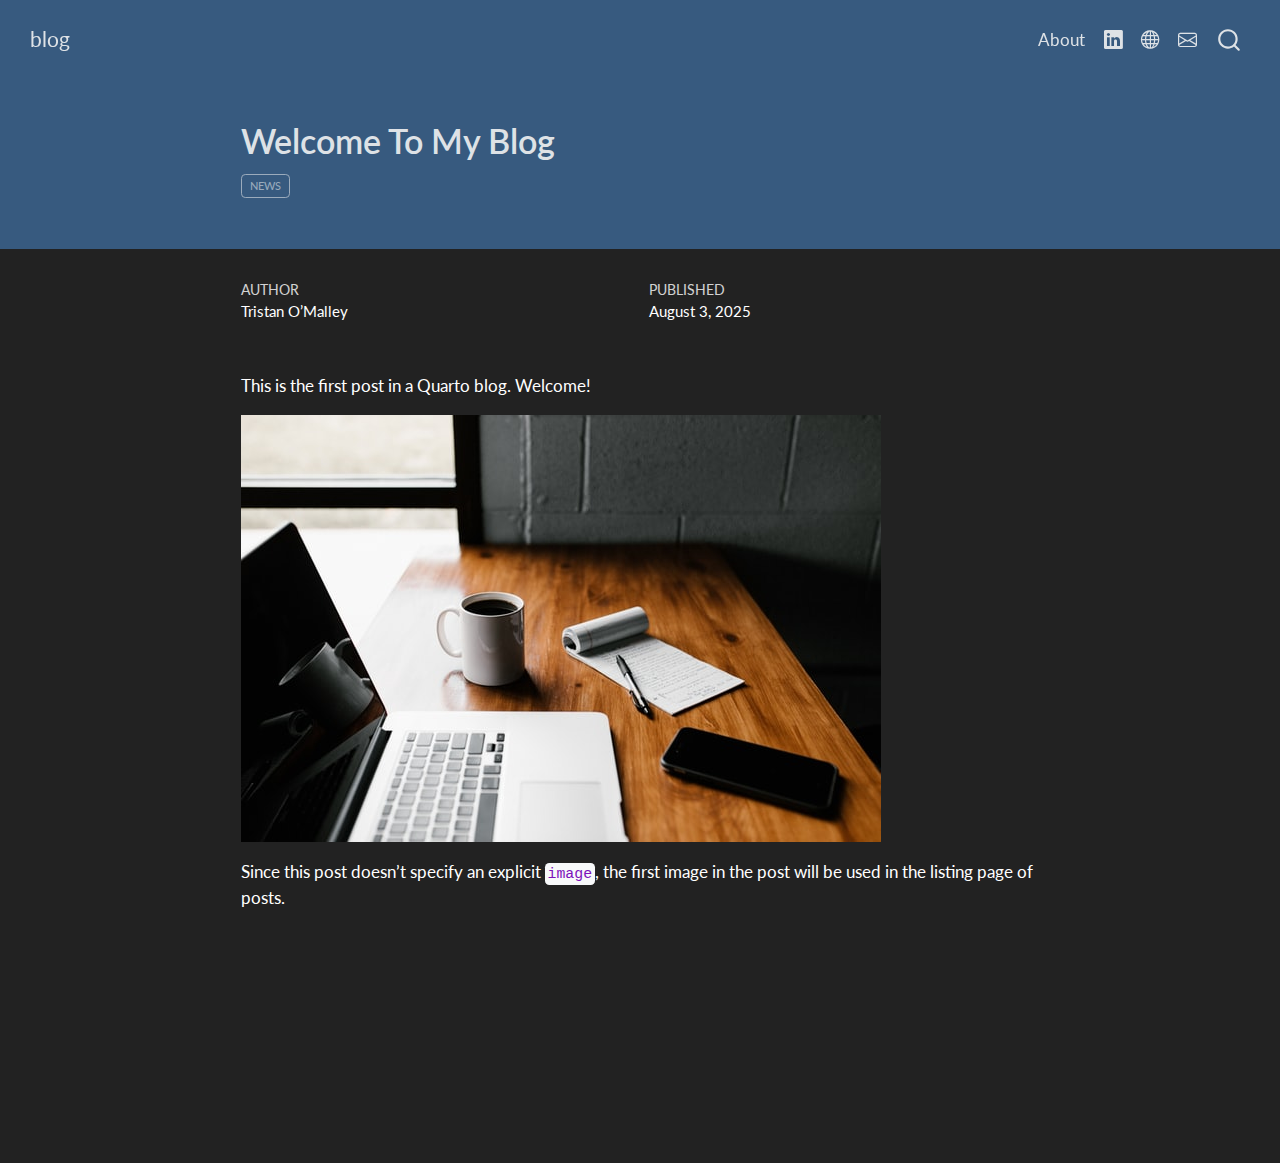
<file: posts/welcome/index.html>
<!DOCTYPE html>
<html xmlns="http://www.w3.org/1999/xhtml" lang="en" xml:lang="en"><head>

<meta charset="utf-8">
<meta name="generator" content="quarto-1.7.32">

<meta name="viewport" content="width=device-width, initial-scale=1.0, user-scalable=yes">

<meta name="author" content="Tristan O’Malley">
<meta name="dcterms.date" content="2025-08-03">

<title>Welcome To My Blog – blog</title>
<style>
code{white-space: pre-wrap;}
span.smallcaps{font-variant: small-caps;}
div.columns{display: flex; gap: min(4vw, 1.5em);}
div.column{flex: auto; overflow-x: auto;}
div.hanging-indent{margin-left: 1.5em; text-indent: -1.5em;}
ul.task-list{list-style: none;}
ul.task-list li input[type="checkbox"] {
  width: 0.8em;
  margin: 0 0.8em 0.2em -1em; /* quarto-specific, see https://github.com/quarto-dev/quarto-cli/issues/4556 */ 
  vertical-align: middle;
}
</style>


<script src="../../site_libs/quarto-nav/quarto-nav.js"></script>
<script src="../../site_libs/quarto-nav/headroom.min.js"></script>
<script src="../../site_libs/clipboard/clipboard.min.js"></script>
<script src="../../site_libs/quarto-search/autocomplete.umd.js"></script>
<script src="../../site_libs/quarto-search/fuse.min.js"></script>
<script src="../../site_libs/quarto-search/quarto-search.js"></script>
<meta name="quarto:offset" content="../../">
<script src="../../site_libs/quarto-html/quarto.js" type="module"></script>
<script src="../../site_libs/quarto-html/tabsets/tabsets.js" type="module"></script>
<script src="../../site_libs/quarto-html/popper.min.js"></script>
<script src="../../site_libs/quarto-html/tippy.umd.min.js"></script>
<script src="../../site_libs/quarto-html/anchor.min.js"></script>
<link href="../../site_libs/quarto-html/tippy.css" rel="stylesheet">
<link href="../../site_libs/quarto-html/quarto-syntax-highlighting-dark-2fef5ea3f8957b3e4ecc936fc74692ca.css" rel="stylesheet" id="quarto-text-highlighting-styles">
<script src="../../site_libs/bootstrap/bootstrap.min.js"></script>
<link href="../../site_libs/bootstrap/bootstrap-icons.css" rel="stylesheet">
<link href="../../site_libs/bootstrap/bootstrap-d973624d461694bcd65544cc3659279c.min.css" rel="stylesheet" append-hash="true" id="quarto-bootstrap" data-mode="dark">
<script id="quarto-search-options" type="application/json">{
  "location": "navbar",
  "copy-button": false,
  "collapse-after": 3,
  "panel-placement": "end",
  "type": "overlay",
  "limit": 50,
  "keyboard-shortcut": [
    "f",
    "/",
    "s"
  ],
  "show-item-context": false,
  "language": {
    "search-no-results-text": "No results",
    "search-matching-documents-text": "matching documents",
    "search-copy-link-title": "Copy link to search",
    "search-hide-matches-text": "Hide additional matches",
    "search-more-match-text": "more match in this document",
    "search-more-matches-text": "more matches in this document",
    "search-clear-button-title": "Clear",
    "search-text-placeholder": "",
    "search-detached-cancel-button-title": "Cancel",
    "search-submit-button-title": "Submit",
    "search-label": "Search"
  }
}</script>


<link rel="stylesheet" href="../../styles.css">
</head>

<body class="nav-fixed fullcontent quarto-light">

<div id="quarto-search-results"></div>
  <header id="quarto-header" class="headroom fixed-top quarto-banner">
    <nav class="navbar navbar-expand-lg " data-bs-theme="dark">
      <div class="navbar-container container-fluid">
      <div class="navbar-brand-container mx-auto">
    <a class="navbar-brand" href="../../index.html">
    <span class="navbar-title">blog</span>
    </a>
  </div>
            <div id="quarto-search" class="" title="Search"></div>
          <button class="navbar-toggler" type="button" data-bs-toggle="collapse" data-bs-target="#navbarCollapse" aria-controls="navbarCollapse" role="menu" aria-expanded="false" aria-label="Toggle navigation" onclick="if (window.quartoToggleHeadroom) { window.quartoToggleHeadroom(); }">
  <span class="navbar-toggler-icon"></span>
</button>
          <div class="collapse navbar-collapse" id="navbarCollapse">
            <ul class="navbar-nav navbar-nav-scroll ms-auto">
  <li class="nav-item">
    <a class="nav-link" href="../../about.html"> 
<span class="menu-text">About</span></a>
  </li>  
  <li class="nav-item compact">
    <a class="nav-link" href="https://www.linkedin.com/in/lam-dinh-34a66a160/"> <i class="bi bi-linkedin" role="img">
</i> 
<span class="menu-text"></span></a>
  </li>  
  <li class="nav-item compact">
    <a class="nav-link" href="https://dnlam.github.io"> <i class="bi bi-globe" role="img">
</i> 
<span class="menu-text"></span></a>
  </li>  
  <li class="nav-item compact">
    <a class="nav-link" href="mailto:nlam.dinh@gmail.com"> <i class="bi bi-envelope" role="img">
</i> 
<span class="menu-text"></span></a>
  </li>  
</ul>
          </div> <!-- /navcollapse -->
            <div class="quarto-navbar-tools">
</div>
      </div> <!-- /container-fluid -->
    </nav>
</header>
<!-- content -->
<header id="title-block-header" class="quarto-title-block default page-columns page-full">
  <div class="quarto-title-banner page-columns page-full">
    <div class="quarto-title column-body">
      <h1 class="title">Welcome To My Blog</h1>
                                <div class="quarto-categories">
                <div class="quarto-category">news</div>
              </div>
                  </div>
  </div>
    
  
  <div class="quarto-title-meta">

      <div>
      <div class="quarto-title-meta-heading">Author</div>
      <div class="quarto-title-meta-contents">
               <p>Tristan O’Malley </p>
            </div>
    </div>
      
      <div>
      <div class="quarto-title-meta-heading">Published</div>
      <div class="quarto-title-meta-contents">
        <p class="date">August 3, 2025</p>
      </div>
    </div>
    
      
    </div>
    
  
  </header><div id="quarto-content" class="quarto-container page-columns page-rows-contents page-layout-article page-navbar">
<!-- sidebar -->
<!-- margin-sidebar -->
    
<!-- main -->
<main class="content quarto-banner-title-block" id="quarto-document-content">





<p>This is the first post in a Quarto blog. Welcome!</p>
<p><img src="thumbnail.jpg" class="img-fluid"></p>
<p>Since this post doesn’t specify an explicit <code>image</code>, the first image in the post will be used in the listing page of posts.</p>



</main> <!-- /main -->
<script id="quarto-html-after-body" type="application/javascript">
  window.document.addEventListener("DOMContentLoaded", function (event) {
    const icon = "";
    const anchorJS = new window.AnchorJS();
    anchorJS.options = {
      placement: 'right',
      icon: icon
    };
    anchorJS.add('.anchored');
    const isCodeAnnotation = (el) => {
      for (const clz of el.classList) {
        if (clz.startsWith('code-annotation-')) {                     
          return true;
        }
      }
      return false;
    }
    const onCopySuccess = function(e) {
      // button target
      const button = e.trigger;
      // don't keep focus
      button.blur();
      // flash "checked"
      button.classList.add('code-copy-button-checked');
      var currentTitle = button.getAttribute("title");
      button.setAttribute("title", "Copied!");
      let tooltip;
      if (window.bootstrap) {
        button.setAttribute("data-bs-toggle", "tooltip");
        button.setAttribute("data-bs-placement", "left");
        button.setAttribute("data-bs-title", "Copied!");
        tooltip = new bootstrap.Tooltip(button, 
          { trigger: "manual", 
            customClass: "code-copy-button-tooltip",
            offset: [0, -8]});
        tooltip.show();    
      }
      setTimeout(function() {
        if (tooltip) {
          tooltip.hide();
          button.removeAttribute("data-bs-title");
          button.removeAttribute("data-bs-toggle");
          button.removeAttribute("data-bs-placement");
        }
        button.setAttribute("title", currentTitle);
        button.classList.remove('code-copy-button-checked');
      }, 1000);
      // clear code selection
      e.clearSelection();
    }
    const getTextToCopy = function(trigger) {
        const codeEl = trigger.previousElementSibling.cloneNode(true);
        for (const childEl of codeEl.children) {
          if (isCodeAnnotation(childEl)) {
            childEl.remove();
          }
        }
        return codeEl.innerText;
    }
    const clipboard = new window.ClipboardJS('.code-copy-button:not([data-in-quarto-modal])', {
      text: getTextToCopy
    });
    clipboard.on('success', onCopySuccess);
    if (window.document.getElementById('quarto-embedded-source-code-modal')) {
      const clipboardModal = new window.ClipboardJS('.code-copy-button[data-in-quarto-modal]', {
        text: getTextToCopy,
        container: window.document.getElementById('quarto-embedded-source-code-modal')
      });
      clipboardModal.on('success', onCopySuccess);
    }
      var localhostRegex = new RegExp(/^(?:http|https):\/\/localhost\:?[0-9]*\//);
      var mailtoRegex = new RegExp(/^mailto:/);
        var filterRegex = new RegExp("https:\/\/dnlam\.github\.io\/blog\/");
      var isInternal = (href) => {
          return filterRegex.test(href) || localhostRegex.test(href) || mailtoRegex.test(href);
      }
      // Inspect non-navigation links and adorn them if external
     var links = window.document.querySelectorAll('a[href]:not(.nav-link):not(.navbar-brand):not(.toc-action):not(.sidebar-link):not(.sidebar-item-toggle):not(.pagination-link):not(.no-external):not([aria-hidden]):not(.dropdown-item):not(.quarto-navigation-tool):not(.about-link)');
      for (var i=0; i<links.length; i++) {
        const link = links[i];
        if (!isInternal(link.href)) {
          // undo the damage that might have been done by quarto-nav.js in the case of
          // links that we want to consider external
          if (link.dataset.originalHref !== undefined) {
            link.href = link.dataset.originalHref;
          }
        }
      }
    function tippyHover(el, contentFn, onTriggerFn, onUntriggerFn) {
      const config = {
        allowHTML: true,
        maxWidth: 500,
        delay: 100,
        arrow: false,
        appendTo: function(el) {
            return el.parentElement;
        },
        interactive: true,
        interactiveBorder: 10,
        theme: 'quarto',
        placement: 'bottom-start',
      };
      if (contentFn) {
        config.content = contentFn;
      }
      if (onTriggerFn) {
        config.onTrigger = onTriggerFn;
      }
      if (onUntriggerFn) {
        config.onUntrigger = onUntriggerFn;
      }
      window.tippy(el, config); 
    }
    const noterefs = window.document.querySelectorAll('a[role="doc-noteref"]');
    for (var i=0; i<noterefs.length; i++) {
      const ref = noterefs[i];
      tippyHover(ref, function() {
        // use id or data attribute instead here
        let href = ref.getAttribute('data-footnote-href') || ref.getAttribute('href');
        try { href = new URL(href).hash; } catch {}
        const id = href.replace(/^#\/?/, "");
        const note = window.document.getElementById(id);
        if (note) {
          return note.innerHTML;
        } else {
          return "";
        }
      });
    }
    const xrefs = window.document.querySelectorAll('a.quarto-xref');
    const processXRef = (id, note) => {
      // Strip column container classes
      const stripColumnClz = (el) => {
        el.classList.remove("page-full", "page-columns");
        if (el.children) {
          for (const child of el.children) {
            stripColumnClz(child);
          }
        }
      }
      stripColumnClz(note)
      if (id === null || id.startsWith('sec-')) {
        // Special case sections, only their first couple elements
        const container = document.createElement("div");
        if (note.children && note.children.length > 2) {
          container.appendChild(note.children[0].cloneNode(true));
          for (let i = 1; i < note.children.length; i++) {
            const child = note.children[i];
            if (child.tagName === "P" && child.innerText === "") {
              continue;
            } else {
              container.appendChild(child.cloneNode(true));
              break;
            }
          }
          if (window.Quarto?.typesetMath) {
            window.Quarto.typesetMath(container);
          }
          return container.innerHTML
        } else {
          if (window.Quarto?.typesetMath) {
            window.Quarto.typesetMath(note);
          }
          return note.innerHTML;
        }
      } else {
        // Remove any anchor links if they are present
        const anchorLink = note.querySelector('a.anchorjs-link');
        if (anchorLink) {
          anchorLink.remove();
        }
        if (window.Quarto?.typesetMath) {
          window.Quarto.typesetMath(note);
        }
        if (note.classList.contains("callout")) {
          return note.outerHTML;
        } else {
          return note.innerHTML;
        }
      }
    }
    for (var i=0; i<xrefs.length; i++) {
      const xref = xrefs[i];
      tippyHover(xref, undefined, function(instance) {
        instance.disable();
        let url = xref.getAttribute('href');
        let hash = undefined; 
        if (url.startsWith('#')) {
          hash = url;
        } else {
          try { hash = new URL(url).hash; } catch {}
        }
        if (hash) {
          const id = hash.replace(/^#\/?/, "");
          const note = window.document.getElementById(id);
          if (note !== null) {
            try {
              const html = processXRef(id, note.cloneNode(true));
              instance.setContent(html);
            } finally {
              instance.enable();
              instance.show();
            }
          } else {
            // See if we can fetch this
            fetch(url.split('#')[0])
            .then(res => res.text())
            .then(html => {
              const parser = new DOMParser();
              const htmlDoc = parser.parseFromString(html, "text/html");
              const note = htmlDoc.getElementById(id);
              if (note !== null) {
                const html = processXRef(id, note);
                instance.setContent(html);
              } 
            }).finally(() => {
              instance.enable();
              instance.show();
            });
          }
        } else {
          // See if we can fetch a full url (with no hash to target)
          // This is a special case and we should probably do some content thinning / targeting
          fetch(url)
          .then(res => res.text())
          .then(html => {
            const parser = new DOMParser();
            const htmlDoc = parser.parseFromString(html, "text/html");
            const note = htmlDoc.querySelector('main.content');
            if (note !== null) {
              // This should only happen for chapter cross references
              // (since there is no id in the URL)
              // remove the first header
              if (note.children.length > 0 && note.children[0].tagName === "HEADER") {
                note.children[0].remove();
              }
              const html = processXRef(null, note);
              instance.setContent(html);
            } 
          }).finally(() => {
            instance.enable();
            instance.show();
          });
        }
      }, function(instance) {
      });
    }
        let selectedAnnoteEl;
        const selectorForAnnotation = ( cell, annotation) => {
          let cellAttr = 'data-code-cell="' + cell + '"';
          let lineAttr = 'data-code-annotation="' +  annotation + '"';
          const selector = 'span[' + cellAttr + '][' + lineAttr + ']';
          return selector;
        }
        const selectCodeLines = (annoteEl) => {
          const doc = window.document;
          const targetCell = annoteEl.getAttribute("data-target-cell");
          const targetAnnotation = annoteEl.getAttribute("data-target-annotation");
          const annoteSpan = window.document.querySelector(selectorForAnnotation(targetCell, targetAnnotation));
          const lines = annoteSpan.getAttribute("data-code-lines").split(",");
          const lineIds = lines.map((line) => {
            return targetCell + "-" + line;
          })
          let top = null;
          let height = null;
          let parent = null;
          if (lineIds.length > 0) {
              //compute the position of the single el (top and bottom and make a div)
              const el = window.document.getElementById(lineIds[0]);
              top = el.offsetTop;
              height = el.offsetHeight;
              parent = el.parentElement.parentElement;
            if (lineIds.length > 1) {
              const lastEl = window.document.getElementById(lineIds[lineIds.length - 1]);
              const bottom = lastEl.offsetTop + lastEl.offsetHeight;
              height = bottom - top;
            }
            if (top !== null && height !== null && parent !== null) {
              // cook up a div (if necessary) and position it 
              let div = window.document.getElementById("code-annotation-line-highlight");
              if (div === null) {
                div = window.document.createElement("div");
                div.setAttribute("id", "code-annotation-line-highlight");
                div.style.position = 'absolute';
                parent.appendChild(div);
              }
              div.style.top = top - 2 + "px";
              div.style.height = height + 4 + "px";
              div.style.left = 0;
              let gutterDiv = window.document.getElementById("code-annotation-line-highlight-gutter");
              if (gutterDiv === null) {
                gutterDiv = window.document.createElement("div");
                gutterDiv.setAttribute("id", "code-annotation-line-highlight-gutter");
                gutterDiv.style.position = 'absolute';
                const codeCell = window.document.getElementById(targetCell);
                const gutter = codeCell.querySelector('.code-annotation-gutter');
                gutter.appendChild(gutterDiv);
              }
              gutterDiv.style.top = top - 2 + "px";
              gutterDiv.style.height = height + 4 + "px";
            }
            selectedAnnoteEl = annoteEl;
          }
        };
        const unselectCodeLines = () => {
          const elementsIds = ["code-annotation-line-highlight", "code-annotation-line-highlight-gutter"];
          elementsIds.forEach((elId) => {
            const div = window.document.getElementById(elId);
            if (div) {
              div.remove();
            }
          });
          selectedAnnoteEl = undefined;
        };
          // Handle positioning of the toggle
      window.addEventListener(
        "resize",
        throttle(() => {
          elRect = undefined;
          if (selectedAnnoteEl) {
            selectCodeLines(selectedAnnoteEl);
          }
        }, 10)
      );
      function throttle(fn, ms) {
      let throttle = false;
      let timer;
        return (...args) => {
          if(!throttle) { // first call gets through
              fn.apply(this, args);
              throttle = true;
          } else { // all the others get throttled
              if(timer) clearTimeout(timer); // cancel #2
              timer = setTimeout(() => {
                fn.apply(this, args);
                timer = throttle = false;
              }, ms);
          }
        };
      }
        // Attach click handler to the DT
        const annoteDls = window.document.querySelectorAll('dt[data-target-cell]');
        for (const annoteDlNode of annoteDls) {
          annoteDlNode.addEventListener('click', (event) => {
            const clickedEl = event.target;
            if (clickedEl !== selectedAnnoteEl) {
              unselectCodeLines();
              const activeEl = window.document.querySelector('dt[data-target-cell].code-annotation-active');
              if (activeEl) {
                activeEl.classList.remove('code-annotation-active');
              }
              selectCodeLines(clickedEl);
              clickedEl.classList.add('code-annotation-active');
            } else {
              // Unselect the line
              unselectCodeLines();
              clickedEl.classList.remove('code-annotation-active');
            }
          });
        }
    const findCites = (el) => {
      const parentEl = el.parentElement;
      if (parentEl) {
        const cites = parentEl.dataset.cites;
        if (cites) {
          return {
            el,
            cites: cites.split(' ')
          };
        } else {
          return findCites(el.parentElement)
        }
      } else {
        return undefined;
      }
    };
    var bibliorefs = window.document.querySelectorAll('a[role="doc-biblioref"]');
    for (var i=0; i<bibliorefs.length; i++) {
      const ref = bibliorefs[i];
      const citeInfo = findCites(ref);
      if (citeInfo) {
        tippyHover(citeInfo.el, function() {
          var popup = window.document.createElement('div');
          citeInfo.cites.forEach(function(cite) {
            var citeDiv = window.document.createElement('div');
            citeDiv.classList.add('hanging-indent');
            citeDiv.classList.add('csl-entry');
            var biblioDiv = window.document.getElementById('ref-' + cite);
            if (biblioDiv) {
              citeDiv.innerHTML = biblioDiv.innerHTML;
            }
            popup.appendChild(citeDiv);
          });
          return popup.innerHTML;
        });
      }
    }
  });
  </script>
</div> <!-- /content -->




</body></html>
</file>
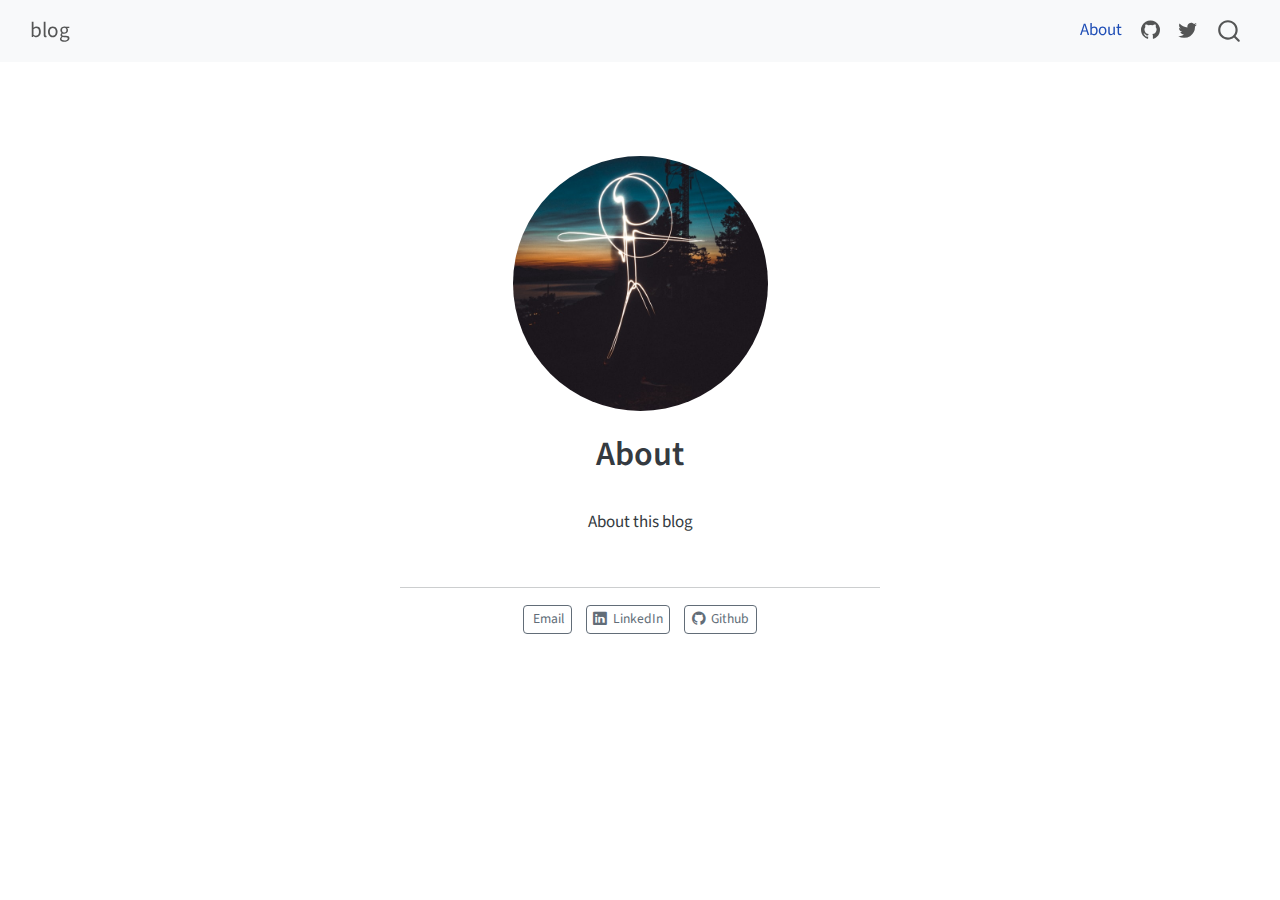
<file: about.html>
<!DOCTYPE html>
<html xmlns="http://www.w3.org/1999/xhtml" lang="en" xml:lang="en"><head>

<meta charset="utf-8">
<meta name="generator" content="quarto-1.7.32">

<meta name="viewport" content="width=device-width, initial-scale=1.0, user-scalable=yes">


<title>About – blog</title>
<style>
code{white-space: pre-wrap;}
span.smallcaps{font-variant: small-caps;}
div.columns{display: flex; gap: min(4vw, 1.5em);}
div.column{flex: auto; overflow-x: auto;}
div.hanging-indent{margin-left: 1.5em; text-indent: -1.5em;}
ul.task-list{list-style: none;}
ul.task-list li input[type="checkbox"] {
  width: 0.8em;
  margin: 0 0.8em 0.2em -1em; /* quarto-specific, see https://github.com/quarto-dev/quarto-cli/issues/4556 */ 
  vertical-align: middle;
}
</style>


<script src="site_libs/quarto-nav/quarto-nav.js"></script>
<script src="site_libs/quarto-nav/headroom.min.js"></script>
<script src="site_libs/clipboard/clipboard.min.js"></script>
<script src="site_libs/quarto-search/autocomplete.umd.js"></script>
<script src="site_libs/quarto-search/fuse.min.js"></script>
<script src="site_libs/quarto-search/quarto-search.js"></script>
<meta name="quarto:offset" content="./">
<script src="site_libs/quarto-html/quarto.js" type="module"></script>
<script src="site_libs/quarto-html/tabsets/tabsets.js" type="module"></script>
<script src="site_libs/quarto-html/popper.min.js"></script>
<script src="site_libs/quarto-html/tippy.umd.min.js"></script>
<link href="site_libs/quarto-html/tippy.css" rel="stylesheet">
<link href="site_libs/quarto-html/quarto-syntax-highlighting-37eea08aefeeee20ff55810ff984fec1.css" rel="stylesheet" id="quarto-text-highlighting-styles">
<script src="site_libs/bootstrap/bootstrap.min.js"></script>
<link href="site_libs/bootstrap/bootstrap-icons.css" rel="stylesheet">
<link href="site_libs/bootstrap/bootstrap-60e9869d79eadd47372ed1fe3ed6e672.min.css" rel="stylesheet" append-hash="true" id="quarto-bootstrap" data-mode="light">
<script id="quarto-search-options" type="application/json">{
  "location": "navbar",
  "copy-button": false,
  "collapse-after": 3,
  "panel-placement": "end",
  "type": "overlay",
  "limit": 50,
  "keyboard-shortcut": [
    "f",
    "/",
    "s"
  ],
  "show-item-context": false,
  "language": {
    "search-no-results-text": "No results",
    "search-matching-documents-text": "matching documents",
    "search-copy-link-title": "Copy link to search",
    "search-hide-matches-text": "Hide additional matches",
    "search-more-match-text": "more match in this document",
    "search-more-matches-text": "more matches in this document",
    "search-clear-button-title": "Clear",
    "search-text-placeholder": "",
    "search-detached-cancel-button-title": "Cancel",
    "search-submit-button-title": "Submit",
    "search-label": "Search"
  }
}</script>


<link rel="stylesheet" href="styles.css">
</head>

<body class="nav-fixed fullcontent quarto-light">

<div id="quarto-search-results"></div>
  <header id="quarto-header" class="headroom fixed-top">
    <nav class="navbar navbar-expand-lg " data-bs-theme="dark">
      <div class="navbar-container container-fluid">
      <div class="navbar-brand-container mx-auto">
    <a class="navbar-brand" href="./index.html">
    <span class="navbar-title">blog</span>
    </a>
  </div>
            <div id="quarto-search" class="" title="Search"></div>
          <button class="navbar-toggler" type="button" data-bs-toggle="collapse" data-bs-target="#navbarCollapse" aria-controls="navbarCollapse" role="menu" aria-expanded="false" aria-label="Toggle navigation" onclick="if (window.quartoToggleHeadroom) { window.quartoToggleHeadroom(); }">
  <span class="navbar-toggler-icon"></span>
</button>
          <div class="collapse navbar-collapse" id="navbarCollapse">
            <ul class="navbar-nav navbar-nav-scroll ms-auto">
  <li class="nav-item">
    <a class="nav-link active" href="./about.html" aria-current="page"> 
<span class="menu-text">About</span></a>
  </li>  
  <li class="nav-item compact">
    <a class="nav-link" href="https://github.com/"> <i class="bi bi-github" role="img">
</i> 
<span class="menu-text"></span></a>
  </li>  
  <li class="nav-item compact">
    <a class="nav-link" href="https://twitter.com"> <i class="bi bi-twitter" role="img">
</i> 
<span class="menu-text"></span></a>
  </li>  
</ul>
          </div> <!-- /navcollapse -->
            <div class="quarto-navbar-tools">
</div>
      </div> <!-- /container-fluid -->
    </nav>
</header>
<!-- content -->
<div id="quarto-content" class="quarto-container page-columns page-rows-contents page-layout-article page-navbar">
<!-- sidebar -->
<!-- margin-sidebar -->
    
<!-- main -->
<div class="quarto-about-jolla">
  <img src="profile.jpg" class="about-image
  round " style="height: 15em; width: 15em;">
 <header id="title-block-header" class="quarto-title-block default">
<div class="quarto-title">
<h1 class="title">About</h1>
</div>
<div class="quarto-title-meta">
  </div>
</header><main class="content" id="quarto-document-content">
<p>About this blog</p>


</main> 
  <hr class="about-sep">
   <div class="about-links">
  <a href="/nlam.dinh@gmail.com" class="about-link" rel="" target="">
    <i class="bi bi-email"></i>
     <span class="about-link-text">Email</span>
  </a>
  <a href="https://www.linkedin.com/in/lam-dinh-34a66a160/" class="about-link" rel="" target="">
    <i class="bi bi-linkedin"></i>
     <span class="about-link-text">LinkedIn</span>
  </a>
  <a href="https://github.com" class="about-link" rel="" target="">
    <i class="bi bi-github"></i>
     <span class="about-link-text">Github</span>
  </a>
</div>
</div>
 <!-- /main -->
<script id="quarto-html-after-body" type="application/javascript">
  window.document.addEventListener("DOMContentLoaded", function (event) {
    const isCodeAnnotation = (el) => {
      for (const clz of el.classList) {
        if (clz.startsWith('code-annotation-')) {                     
          return true;
        }
      }
      return false;
    }
    const onCopySuccess = function(e) {
      // button target
      const button = e.trigger;
      // don't keep focus
      button.blur();
      // flash "checked"
      button.classList.add('code-copy-button-checked');
      var currentTitle = button.getAttribute("title");
      button.setAttribute("title", "Copied!");
      let tooltip;
      if (window.bootstrap) {
        button.setAttribute("data-bs-toggle", "tooltip");
        button.setAttribute("data-bs-placement", "left");
        button.setAttribute("data-bs-title", "Copied!");
        tooltip = new bootstrap.Tooltip(button, 
          { trigger: "manual", 
            customClass: "code-copy-button-tooltip",
            offset: [0, -8]});
        tooltip.show();    
      }
      setTimeout(function() {
        if (tooltip) {
          tooltip.hide();
          button.removeAttribute("data-bs-title");
          button.removeAttribute("data-bs-toggle");
          button.removeAttribute("data-bs-placement");
        }
        button.setAttribute("title", currentTitle);
        button.classList.remove('code-copy-button-checked');
      }, 1000);
      // clear code selection
      e.clearSelection();
    }
    const getTextToCopy = function(trigger) {
        const codeEl = trigger.previousElementSibling.cloneNode(true);
        for (const childEl of codeEl.children) {
          if (isCodeAnnotation(childEl)) {
            childEl.remove();
          }
        }
        return codeEl.innerText;
    }
    const clipboard = new window.ClipboardJS('.code-copy-button:not([data-in-quarto-modal])', {
      text: getTextToCopy
    });
    clipboard.on('success', onCopySuccess);
    if (window.document.getElementById('quarto-embedded-source-code-modal')) {
      const clipboardModal = new window.ClipboardJS('.code-copy-button[data-in-quarto-modal]', {
        text: getTextToCopy,
        container: window.document.getElementById('quarto-embedded-source-code-modal')
      });
      clipboardModal.on('success', onCopySuccess);
    }
      var localhostRegex = new RegExp(/^(?:http|https):\/\/localhost\:?[0-9]*\//);
      var mailtoRegex = new RegExp(/^mailto:/);
        var filterRegex = new RegExp("https:\/\/dnlam\.github\.io\/blog\/");
      var isInternal = (href) => {
          return filterRegex.test(href) || localhostRegex.test(href) || mailtoRegex.test(href);
      }
      // Inspect non-navigation links and adorn them if external
     var links = window.document.querySelectorAll('a[href]:not(.nav-link):not(.navbar-brand):not(.toc-action):not(.sidebar-link):not(.sidebar-item-toggle):not(.pagination-link):not(.no-external):not([aria-hidden]):not(.dropdown-item):not(.quarto-navigation-tool):not(.about-link)');
      for (var i=0; i<links.length; i++) {
        const link = links[i];
        if (!isInternal(link.href)) {
          // undo the damage that might have been done by quarto-nav.js in the case of
          // links that we want to consider external
          if (link.dataset.originalHref !== undefined) {
            link.href = link.dataset.originalHref;
          }
        }
      }
    function tippyHover(el, contentFn, onTriggerFn, onUntriggerFn) {
      const config = {
        allowHTML: true,
        maxWidth: 500,
        delay: 100,
        arrow: false,
        appendTo: function(el) {
            return el.parentElement;
        },
        interactive: true,
        interactiveBorder: 10,
        theme: 'quarto',
        placement: 'bottom-start',
      };
      if (contentFn) {
        config.content = contentFn;
      }
      if (onTriggerFn) {
        config.onTrigger = onTriggerFn;
      }
      if (onUntriggerFn) {
        config.onUntrigger = onUntriggerFn;
      }
      window.tippy(el, config); 
    }
    const noterefs = window.document.querySelectorAll('a[role="doc-noteref"]');
    for (var i=0; i<noterefs.length; i++) {
      const ref = noterefs[i];
      tippyHover(ref, function() {
        // use id or data attribute instead here
        let href = ref.getAttribute('data-footnote-href') || ref.getAttribute('href');
        try { href = new URL(href).hash; } catch {}
        const id = href.replace(/^#\/?/, "");
        const note = window.document.getElementById(id);
        if (note) {
          return note.innerHTML;
        } else {
          return "";
        }
      });
    }
    const xrefs = window.document.querySelectorAll('a.quarto-xref');
    const processXRef = (id, note) => {
      // Strip column container classes
      const stripColumnClz = (el) => {
        el.classList.remove("page-full", "page-columns");
        if (el.children) {
          for (const child of el.children) {
            stripColumnClz(child);
          }
        }
      }
      stripColumnClz(note)
      if (id === null || id.startsWith('sec-')) {
        // Special case sections, only their first couple elements
        const container = document.createElement("div");
        if (note.children && note.children.length > 2) {
          container.appendChild(note.children[0].cloneNode(true));
          for (let i = 1; i < note.children.length; i++) {
            const child = note.children[i];
            if (child.tagName === "P" && child.innerText === "") {
              continue;
            } else {
              container.appendChild(child.cloneNode(true));
              break;
            }
          }
          if (window.Quarto?.typesetMath) {
            window.Quarto.typesetMath(container);
          }
          return container.innerHTML
        } else {
          if (window.Quarto?.typesetMath) {
            window.Quarto.typesetMath(note);
          }
          return note.innerHTML;
        }
      } else {
        // Remove any anchor links if they are present
        const anchorLink = note.querySelector('a.anchorjs-link');
        if (anchorLink) {
          anchorLink.remove();
        }
        if (window.Quarto?.typesetMath) {
          window.Quarto.typesetMath(note);
        }
        if (note.classList.contains("callout")) {
          return note.outerHTML;
        } else {
          return note.innerHTML;
        }
      }
    }
    for (var i=0; i<xrefs.length; i++) {
      const xref = xrefs[i];
      tippyHover(xref, undefined, function(instance) {
        instance.disable();
        let url = xref.getAttribute('href');
        let hash = undefined; 
        if (url.startsWith('#')) {
          hash = url;
        } else {
          try { hash = new URL(url).hash; } catch {}
        }
        if (hash) {
          const id = hash.replace(/^#\/?/, "");
          const note = window.document.getElementById(id);
          if (note !== null) {
            try {
              const html = processXRef(id, note.cloneNode(true));
              instance.setContent(html);
            } finally {
              instance.enable();
              instance.show();
            }
          } else {
            // See if we can fetch this
            fetch(url.split('#')[0])
            .then(res => res.text())
            .then(html => {
              const parser = new DOMParser();
              const htmlDoc = parser.parseFromString(html, "text/html");
              const note = htmlDoc.getElementById(id);
              if (note !== null) {
                const html = processXRef(id, note);
                instance.setContent(html);
              } 
            }).finally(() => {
              instance.enable();
              instance.show();
            });
          }
        } else {
          // See if we can fetch a full url (with no hash to target)
          // This is a special case and we should probably do some content thinning / targeting
          fetch(url)
          .then(res => res.text())
          .then(html => {
            const parser = new DOMParser();
            const htmlDoc = parser.parseFromString(html, "text/html");
            const note = htmlDoc.querySelector('main.content');
            if (note !== null) {
              // This should only happen for chapter cross references
              // (since there is no id in the URL)
              // remove the first header
              if (note.children.length > 0 && note.children[0].tagName === "HEADER") {
                note.children[0].remove();
              }
              const html = processXRef(null, note);
              instance.setContent(html);
            } 
          }).finally(() => {
            instance.enable();
            instance.show();
          });
        }
      }, function(instance) {
      });
    }
        let selectedAnnoteEl;
        const selectorForAnnotation = ( cell, annotation) => {
          let cellAttr = 'data-code-cell="' + cell + '"';
          let lineAttr = 'data-code-annotation="' +  annotation + '"';
          const selector = 'span[' + cellAttr + '][' + lineAttr + ']';
          return selector;
        }
        const selectCodeLines = (annoteEl) => {
          const doc = window.document;
          const targetCell = annoteEl.getAttribute("data-target-cell");
          const targetAnnotation = annoteEl.getAttribute("data-target-annotation");
          const annoteSpan = window.document.querySelector(selectorForAnnotation(targetCell, targetAnnotation));
          const lines = annoteSpan.getAttribute("data-code-lines").split(",");
          const lineIds = lines.map((line) => {
            return targetCell + "-" + line;
          })
          let top = null;
          let height = null;
          let parent = null;
          if (lineIds.length > 0) {
              //compute the position of the single el (top and bottom and make a div)
              const el = window.document.getElementById(lineIds[0]);
              top = el.offsetTop;
              height = el.offsetHeight;
              parent = el.parentElement.parentElement;
            if (lineIds.length > 1) {
              const lastEl = window.document.getElementById(lineIds[lineIds.length - 1]);
              const bottom = lastEl.offsetTop + lastEl.offsetHeight;
              height = bottom - top;
            }
            if (top !== null && height !== null && parent !== null) {
              // cook up a div (if necessary) and position it 
              let div = window.document.getElementById("code-annotation-line-highlight");
              if (div === null) {
                div = window.document.createElement("div");
                div.setAttribute("id", "code-annotation-line-highlight");
                div.style.position = 'absolute';
                parent.appendChild(div);
              }
              div.style.top = top - 2 + "px";
              div.style.height = height + 4 + "px";
              div.style.left = 0;
              let gutterDiv = window.document.getElementById("code-annotation-line-highlight-gutter");
              if (gutterDiv === null) {
                gutterDiv = window.document.createElement("div");
                gutterDiv.setAttribute("id", "code-annotation-line-highlight-gutter");
                gutterDiv.style.position = 'absolute';
                const codeCell = window.document.getElementById(targetCell);
                const gutter = codeCell.querySelector('.code-annotation-gutter');
                gutter.appendChild(gutterDiv);
              }
              gutterDiv.style.top = top - 2 + "px";
              gutterDiv.style.height = height + 4 + "px";
            }
            selectedAnnoteEl = annoteEl;
          }
        };
        const unselectCodeLines = () => {
          const elementsIds = ["code-annotation-line-highlight", "code-annotation-line-highlight-gutter"];
          elementsIds.forEach((elId) => {
            const div = window.document.getElementById(elId);
            if (div) {
              div.remove();
            }
          });
          selectedAnnoteEl = undefined;
        };
          // Handle positioning of the toggle
      window.addEventListener(
        "resize",
        throttle(() => {
          elRect = undefined;
          if (selectedAnnoteEl) {
            selectCodeLines(selectedAnnoteEl);
          }
        }, 10)
      );
      function throttle(fn, ms) {
      let throttle = false;
      let timer;
        return (...args) => {
          if(!throttle) { // first call gets through
              fn.apply(this, args);
              throttle = true;
          } else { // all the others get throttled
              if(timer) clearTimeout(timer); // cancel #2
              timer = setTimeout(() => {
                fn.apply(this, args);
                timer = throttle = false;
              }, ms);
          }
        };
      }
        // Attach click handler to the DT
        const annoteDls = window.document.querySelectorAll('dt[data-target-cell]');
        for (const annoteDlNode of annoteDls) {
          annoteDlNode.addEventListener('click', (event) => {
            const clickedEl = event.target;
            if (clickedEl !== selectedAnnoteEl) {
              unselectCodeLines();
              const activeEl = window.document.querySelector('dt[data-target-cell].code-annotation-active');
              if (activeEl) {
                activeEl.classList.remove('code-annotation-active');
              }
              selectCodeLines(clickedEl);
              clickedEl.classList.add('code-annotation-active');
            } else {
              // Unselect the line
              unselectCodeLines();
              clickedEl.classList.remove('code-annotation-active');
            }
          });
        }
    const findCites = (el) => {
      const parentEl = el.parentElement;
      if (parentEl) {
        const cites = parentEl.dataset.cites;
        if (cites) {
          return {
            el,
            cites: cites.split(' ')
          };
        } else {
          return findCites(el.parentElement)
        }
      } else {
        return undefined;
      }
    };
    var bibliorefs = window.document.querySelectorAll('a[role="doc-biblioref"]');
    for (var i=0; i<bibliorefs.length; i++) {
      const ref = bibliorefs[i];
      const citeInfo = findCites(ref);
      if (citeInfo) {
        tippyHover(citeInfo.el, function() {
          var popup = window.document.createElement('div');
          citeInfo.cites.forEach(function(cite) {
            var citeDiv = window.document.createElement('div');
            citeDiv.classList.add('hanging-indent');
            citeDiv.classList.add('csl-entry');
            var biblioDiv = window.document.getElementById('ref-' + cite);
            if (biblioDiv) {
              citeDiv.innerHTML = biblioDiv.innerHTML;
            }
            popup.appendChild(citeDiv);
          });
          return popup.innerHTML;
        });
      }
    }
  });
  </script>
</div> <!-- /content -->




</body></html>
</file>
<file: site_libs/quarto-html/tippy.css>
.tippy-box[data-animation=fade][data-state=hidden]{opacity:0}[data-tippy-root]{max-width:calc(100vw - 10px)}.tippy-box{position:relative;background-color:#333;color:#fff;border-radius:4px;font-size:14px;line-height:1.4;white-space:normal;outline:0;transition-property:transform,visibility,opacity}.tippy-box[data-placement^=top]>.tippy-arrow{bottom:0}.tippy-box[data-placement^=top]>.tippy-arrow:before{bottom:-7px;left:0;border-width:8px 8px 0;border-top-color:initial;transform-origin:center top}.tippy-box[data-placement^=bottom]>.tippy-arrow{top:0}.tippy-box[data-placement^=bottom]>.tippy-arrow:before{top:-7px;left:0;border-width:0 8px 8px;border-bottom-color:initial;transform-origin:center bottom}.tippy-box[data-placement^=left]>.tippy-arrow{right:0}.tippy-box[data-placement^=left]>.tippy-arrow:before{border-width:8px 0 8px 8px;border-left-color:initial;right:-7px;transform-origin:center left}.tippy-box[data-placement^=right]>.tippy-arrow{left:0}.tippy-box[data-placement^=right]>.tippy-arrow:before{left:-7px;border-width:8px 8px 8px 0;border-right-color:initial;transform-origin:center right}.tippy-box[data-inertia][data-state=visible]{transition-timing-function:cubic-bezier(.54,1.5,.38,1.11)}.tippy-arrow{width:16px;height:16px;color:#333}.tippy-arrow:before{content:"";position:absolute;border-color:transparent;border-style:solid}.tippy-content{position:relative;padding:5px 9px;z-index:1}
</file>
<file: site_libs/quarto-html/quarto-syntax-highlighting-dark-2fef5ea3f8957b3e4ecc936fc74692ca.css>
/* quarto syntax highlight colors */
:root {
  --quarto-hl-al-color: #f07178;
  --quarto-hl-an-color: #d4d0ab;
  --quarto-hl-at-color: #00e0e0;
  --quarto-hl-bn-color: #d4d0ab;
  --quarto-hl-bu-color: #abe338;
  --quarto-hl-ch-color: #abe338;
  --quarto-hl-co-color: #f8f8f2;
  --quarto-hl-cv-color: #ffd700;
  --quarto-hl-cn-color: #ffd700;
  --quarto-hl-cf-color: #ffa07a;
  --quarto-hl-dt-color: #ffa07a;
  --quarto-hl-dv-color: #d4d0ab;
  --quarto-hl-do-color: #f8f8f2;
  --quarto-hl-er-color: #f07178;
  --quarto-hl-ex-color: #00e0e0;
  --quarto-hl-fl-color: #d4d0ab;
  --quarto-hl-fu-color: #ffa07a;
  --quarto-hl-im-color: #abe338;
  --quarto-hl-in-color: #d4d0ab;
  --quarto-hl-kw-color: #ffa07a;
  --quarto-hl-op-color: #ffa07a;
  --quarto-hl-ot-color: #00e0e0;
  --quarto-hl-pp-color: #dcc6e0;
  --quarto-hl-re-color: #00e0e0;
  --quarto-hl-sc-color: #abe338;
  --quarto-hl-ss-color: #abe338;
  --quarto-hl-st-color: #abe338;
  --quarto-hl-va-color: #00e0e0;
  --quarto-hl-vs-color: #abe338;
  --quarto-hl-wa-color: #dcc6e0;
}

/* other quarto variables */
:root {
  --quarto-font-monospace: SFMono-Regular, Menlo, Monaco, Consolas, "Liberation Mono", "Courier New", monospace;
}

/* syntax highlight based on Pandoc's rules */
pre > code.sourceCode > span {
  color: #f8f8f2;
}

code.sourceCode > span {
  color: #f8f8f2;
}

div.sourceCode,
div.sourceCode pre.sourceCode {
  color: #f8f8f2;
}

/* Normal */
code span {
  color: #f8f8f2;
}

/* Alert */
code span.al {
  color: #f07178;
}

/* Annotation */
code span.an {
  color: #d4d0ab;
}

/* Attribute */
code span.at {
  color: #00e0e0;
}

/* BaseN */
code span.bn {
  color: #d4d0ab;
}

/* BuiltIn */
code span.bu {
  color: #abe338;
}

/* ControlFlow */
code span.cf {
  font-weight: bold;
  color: #ffa07a;
}

/* Char */
code span.ch {
  color: #abe338;
}

/* Constant */
code span.cn {
  color: #ffd700;
}

/* Comment */
code span.co {
  font-style: italic;
  color: #f8f8f2;
}

/* CommentVar */
code span.cv {
  color: #ffd700;
}

/* Documentation */
code span.do {
  color: #f8f8f2;
}

/* DataType */
code span.dt {
  color: #ffa07a;
}

/* DecVal */
code span.dv {
  color: #d4d0ab;
}

/* Error */
code span.er {
  color: #f07178;
  text-decoration: underline;
}

/* Extension */
code span.ex {
  font-weight: bold;
  color: #00e0e0;
}

/* Float */
code span.fl {
  color: #d4d0ab;
}

/* Function */
code span.fu {
  color: #ffa07a;
}

/* Import */
code span.im {
  color: #abe338;
}

/* Information */
code span.in {
  color: #d4d0ab;
}

/* Keyword */
code span.kw {
  font-weight: bold;
  color: #ffa07a;
}

/* Operator */
code span.op {
  color: #ffa07a;
}

/* Other */
code span.ot {
  color: #00e0e0;
}

/* Preprocessor */
code span.pp {
  color: #dcc6e0;
}

/* RegionMarker */
code span.re {
  background-color: #f8f8f2;
  color: #00e0e0;
}

/* SpecialChar */
code span.sc {
  color: #abe338;
}

/* SpecialString */
code span.ss {
  color: #abe338;
}

/* String */
code span.st {
  color: #abe338;
}

/* Variable */
code span.va {
  color: #00e0e0;
}

/* VerbatimString */
code span.vs {
  color: #abe338;
}

/* Warning */
code span.wa {
  color: #dcc6e0;
}

.prevent-inlining {
  content: "</";
}

/*# sourceMappingURL=9d1c423767af11a14e59cf8ecfea55bb.css.map */
</file>
<file: styles.css>
/* css styles */
</file>
<file: site_libs/quarto-html/quarto-syntax-highlighting-dark-bc185b5c5bdbcb35c2eb49d8a876ef70.css>
/* quarto syntax highlight colors */
:root {
  --quarto-hl-al-color: #f07178;
  --quarto-hl-an-color: #d4d0ab;
  --quarto-hl-at-color: #00e0e0;
  --quarto-hl-bn-color: #d4d0ab;
  --quarto-hl-bu-color: #abe338;
  --quarto-hl-ch-color: #abe338;
  --quarto-hl-co-color: #f8f8f2;
  --quarto-hl-cv-color: #ffd700;
  --quarto-hl-cn-color: #ffd700;
  --quarto-hl-cf-color: #ffa07a;
  --quarto-hl-dt-color: #ffa07a;
  --quarto-hl-dv-color: #d4d0ab;
  --quarto-hl-do-color: #f8f8f2;
  --quarto-hl-er-color: #f07178;
  --quarto-hl-ex-color: #00e0e0;
  --quarto-hl-fl-color: #d4d0ab;
  --quarto-hl-fu-color: #ffa07a;
  --quarto-hl-im-color: #abe338;
  --quarto-hl-in-color: #d4d0ab;
  --quarto-hl-kw-color: #ffa07a;
  --quarto-hl-op-color: #ffa07a;
  --quarto-hl-ot-color: #00e0e0;
  --quarto-hl-pp-color: #dcc6e0;
  --quarto-hl-re-color: #00e0e0;
  --quarto-hl-sc-color: #abe338;
  --quarto-hl-ss-color: #abe338;
  --quarto-hl-st-color: #abe338;
  --quarto-hl-va-color: #00e0e0;
  --quarto-hl-vs-color: #abe338;
  --quarto-hl-wa-color: #dcc6e0;
}

/* other quarto variables */
:root {
  --quarto-font-monospace: SFMono-Regular, Menlo, Monaco, Consolas, "Liberation Mono", "Courier New", monospace;
}

/* syntax highlight based on Pandoc's rules */
pre > code.sourceCode > span {
  color: #f8f8f2;
}

code.sourceCode > span {
  color: #f8f8f2;
}

div.sourceCode,
div.sourceCode pre.sourceCode {
  color: #f8f8f2;
}

/* Normal */
code span {
  color: #f8f8f2;
}

/* Alert */
code span.al {
  color: #f07178;
}

/* Annotation */
code span.an {
  color: #d4d0ab;
}

/* Attribute */
code span.at {
  color: #00e0e0;
}

/* BaseN */
code span.bn {
  color: #d4d0ab;
}

/* BuiltIn */
code span.bu {
  color: #abe338;
}

/* ControlFlow */
code span.cf {
  font-weight: bold;
  color: #ffa07a;
}

/* Char */
code span.ch {
  color: #abe338;
}

/* Constant */
code span.cn {
  color: #ffd700;
}

/* Comment */
code span.co {
  font-style: italic;
  color: #f8f8f2;
}

/* CommentVar */
code span.cv {
  color: #ffd700;
}

/* Documentation */
code span.do {
  color: #f8f8f2;
}

/* DataType */
code span.dt {
  color: #ffa07a;
}

/* DecVal */
code span.dv {
  color: #d4d0ab;
}

/* Error */
code span.er {
  color: #f07178;
  text-decoration: underline;
}

/* Extension */
code span.ex {
  font-weight: bold;
  color: #00e0e0;
}

/* Float */
code span.fl {
  color: #d4d0ab;
}

/* Function */
code span.fu {
  color: #ffa07a;
}

/* Import */
code span.im {
  color: #abe338;
}

/* Information */
code span.in {
  color: #d4d0ab;
}

/* Keyword */
code span.kw {
  font-weight: bold;
  color: #ffa07a;
}

/* Operator */
code span.op {
  color: #ffa07a;
}

/* Other */
code span.ot {
  color: #00e0e0;
}

/* Preprocessor */
code span.pp {
  color: #dcc6e0;
}

/* RegionMarker */
code span.re {
  background-color: #f8f8f2;
  color: #00e0e0;
}

/* SpecialChar */
code span.sc {
  color: #abe338;
}

/* SpecialString */
code span.ss {
  color: #abe338;
}

/* String */
code span.st {
  color: #abe338;
}

/* Variable */
code span.va {
  color: #00e0e0;
}

/* VerbatimString */
code span.vs {
  color: #abe338;
}

/* Warning */
code span.wa {
  color: #dcc6e0;
}

.prevent-inlining {
  content: "</";
}

/*# sourceMappingURL=9510e8932c082882303fe901a8ba9f6d.css.map */
</file>
<file: site_libs/quarto-html/quarto-syntax-highlighting-37eea08aefeeee20ff55810ff984fec1.css>
/* quarto syntax highlight colors */
:root {
  --quarto-hl-ot-color: #003B4F;
  --quarto-hl-at-color: #657422;
  --quarto-hl-ss-color: #20794D;
  --quarto-hl-an-color: #5E5E5E;
  --quarto-hl-fu-color: #4758AB;
  --quarto-hl-st-color: #20794D;
  --quarto-hl-cf-color: #003B4F;
  --quarto-hl-op-color: #5E5E5E;
  --quarto-hl-er-color: #AD0000;
  --quarto-hl-bn-color: #AD0000;
  --quarto-hl-al-color: #AD0000;
  --quarto-hl-va-color: #111111;
  --quarto-hl-bu-color: inherit;
  --quarto-hl-ex-color: inherit;
  --quarto-hl-pp-color: #AD0000;
  --quarto-hl-in-color: #5E5E5E;
  --quarto-hl-vs-color: #20794D;
  --quarto-hl-wa-color: #5E5E5E;
  --quarto-hl-do-color: #5E5E5E;
  --quarto-hl-im-color: #00769E;
  --quarto-hl-ch-color: #20794D;
  --quarto-hl-dt-color: #AD0000;
  --quarto-hl-fl-color: #AD0000;
  --quarto-hl-co-color: #5E5E5E;
  --quarto-hl-cv-color: #5E5E5E;
  --quarto-hl-cn-color: #8f5902;
  --quarto-hl-sc-color: #5E5E5E;
  --quarto-hl-dv-color: #AD0000;
  --quarto-hl-kw-color: #003B4F;
}

/* other quarto variables */
:root {
  --quarto-font-monospace: SFMono-Regular, Menlo, Monaco, Consolas, "Liberation Mono", "Courier New", monospace;
}

/* syntax highlight based on Pandoc's rules */
pre > code.sourceCode > span {
  color: #003B4F;
}

code.sourceCode > span {
  color: #003B4F;
}

div.sourceCode,
div.sourceCode pre.sourceCode {
  color: #003B4F;
}

/* Normal */
code span {
  color: #003B4F;
}

/* Alert */
code span.al {
  color: #AD0000;
  font-style: inherit;
}

/* Annotation */
code span.an {
  color: #5E5E5E;
  font-style: inherit;
}

/* Attribute */
code span.at {
  color: #657422;
  font-style: inherit;
}

/* BaseN */
code span.bn {
  color: #AD0000;
  font-style: inherit;
}

/* BuiltIn */
code span.bu {
  font-style: inherit;
}

/* ControlFlow */
code span.cf {
  color: #003B4F;
  font-weight: bold;
  font-style: inherit;
}

/* Char */
code span.ch {
  color: #20794D;
  font-style: inherit;
}

/* Constant */
code span.cn {
  color: #8f5902;
  font-style: inherit;
}

/* Comment */
code span.co {
  color: #5E5E5E;
  font-style: inherit;
}

/* CommentVar */
code span.cv {
  color: #5E5E5E;
  font-style: italic;
}

/* Documentation */
code span.do {
  color: #5E5E5E;
  font-style: italic;
}

/* DataType */
code span.dt {
  color: #AD0000;
  font-style: inherit;
}

/* DecVal */
code span.dv {
  color: #AD0000;
  font-style: inherit;
}

/* Error */
code span.er {
  color: #AD0000;
  font-style: inherit;
}

/* Extension */
code span.ex {
  font-style: inherit;
}

/* Float */
code span.fl {
  color: #AD0000;
  font-style: inherit;
}

/* Function */
code span.fu {
  color: #4758AB;
  font-style: inherit;
}

/* Import */
code span.im {
  color: #00769E;
  font-style: inherit;
}

/* Information */
code span.in {
  color: #5E5E5E;
  font-style: inherit;
}

/* Keyword */
code span.kw {
  color: #003B4F;
  font-weight: bold;
  font-style: inherit;
}

/* Operator */
code span.op {
  color: #5E5E5E;
  font-style: inherit;
}

/* Other */
code span.ot {
  color: #003B4F;
  font-style: inherit;
}

/* Preprocessor */
code span.pp {
  color: #AD0000;
  font-style: inherit;
}

/* SpecialChar */
code span.sc {
  color: #5E5E5E;
  font-style: inherit;
}

/* SpecialString */
code span.ss {
  color: #20794D;
  font-style: inherit;
}

/* String */
code span.st {
  color: #20794D;
  font-style: inherit;
}

/* Variable */
code span.va {
  color: #111111;
  font-style: inherit;
}

/* VerbatimString */
code span.vs {
  color: #20794D;
  font-style: inherit;
}

/* Warning */
code span.wa {
  color: #5E5E5E;
  font-style: italic;
}

.prevent-inlining {
  content: "</";
}

/*# sourceMappingURL=27d3d809615f7771493d095567f04340.css.map */
</file>
